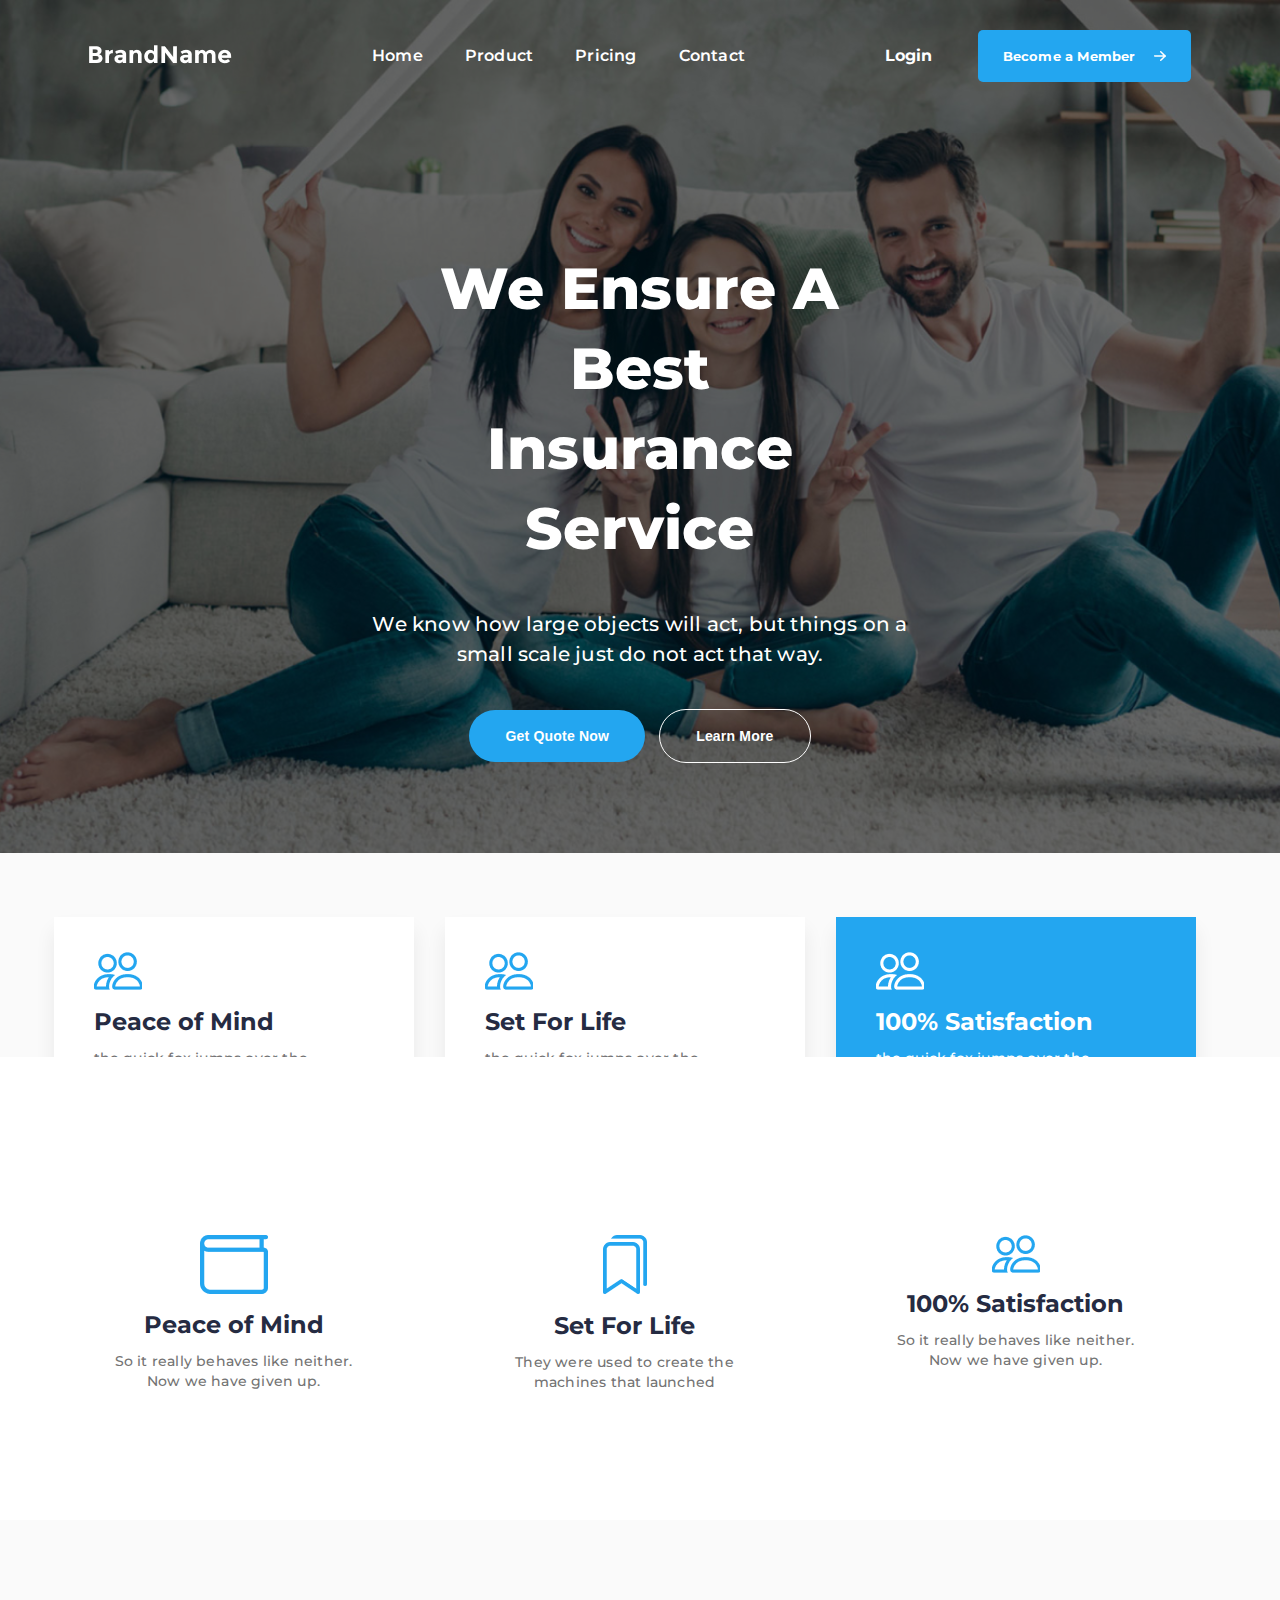
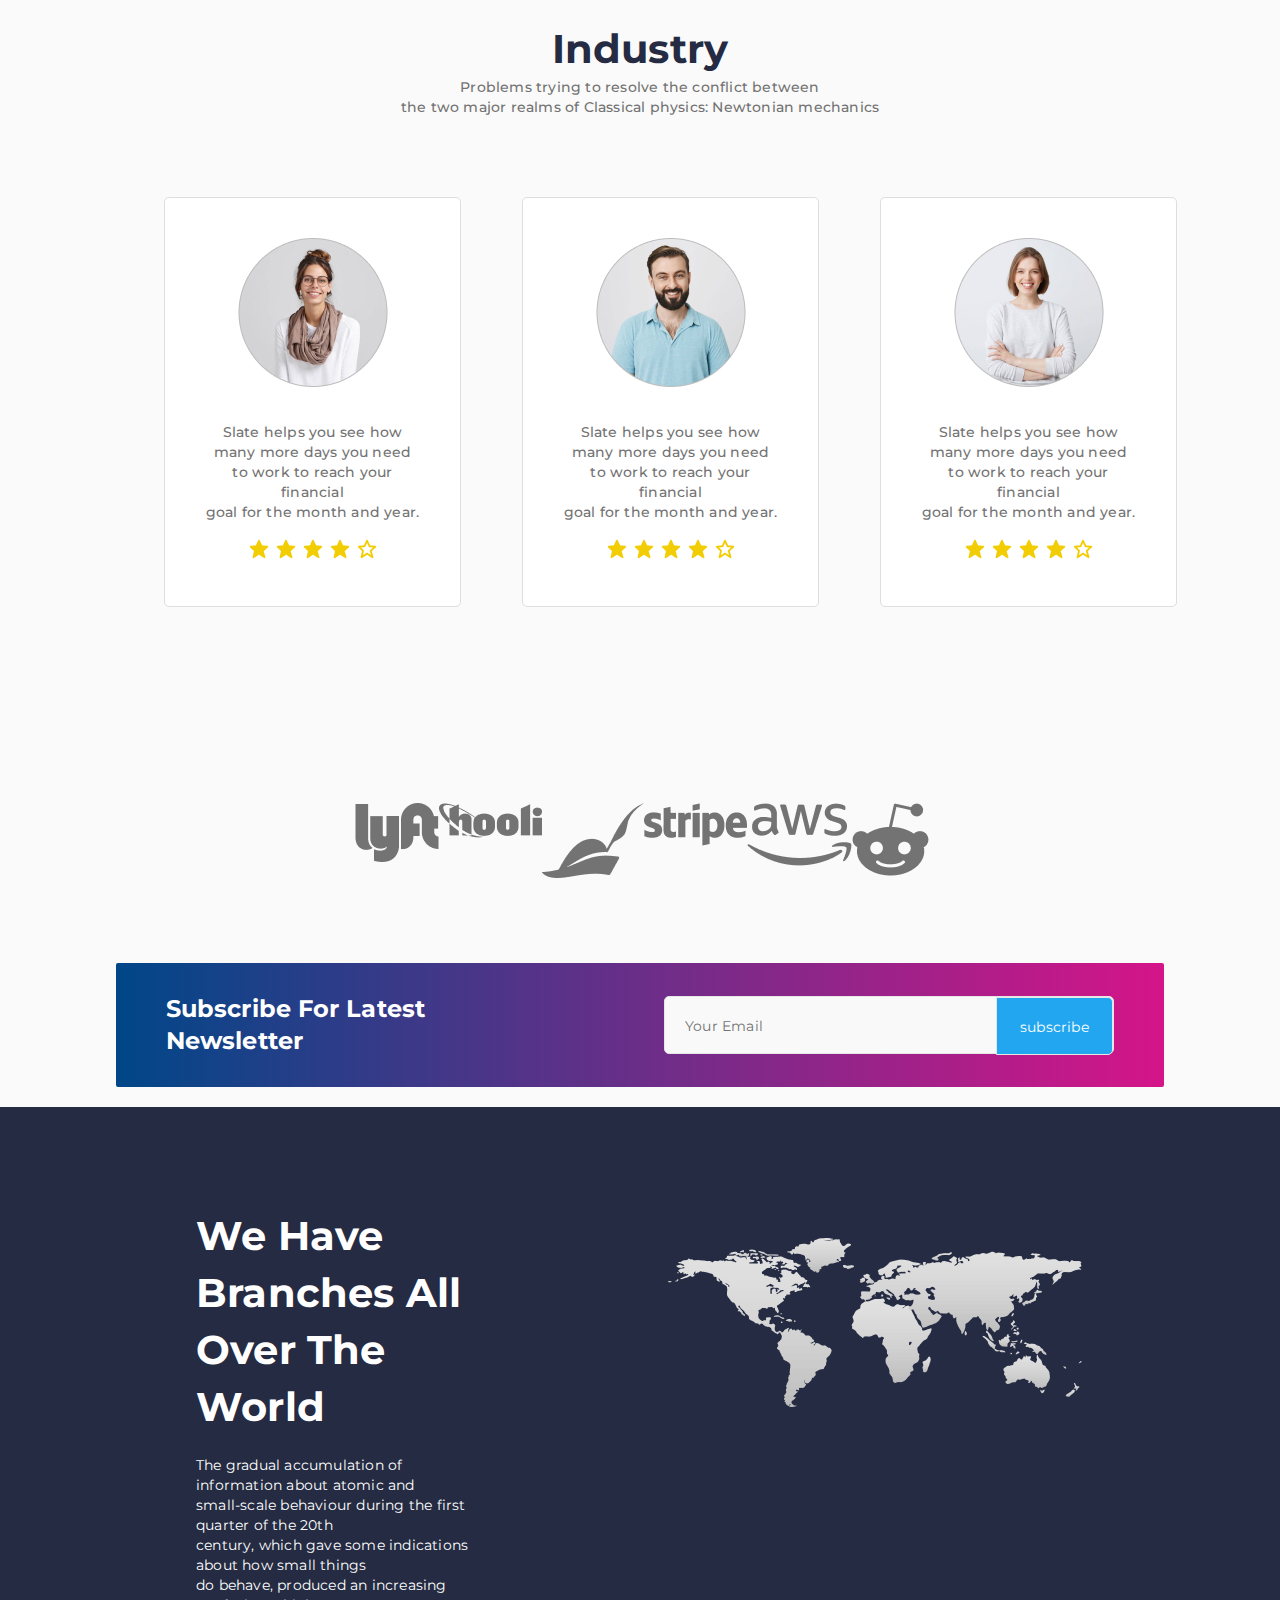
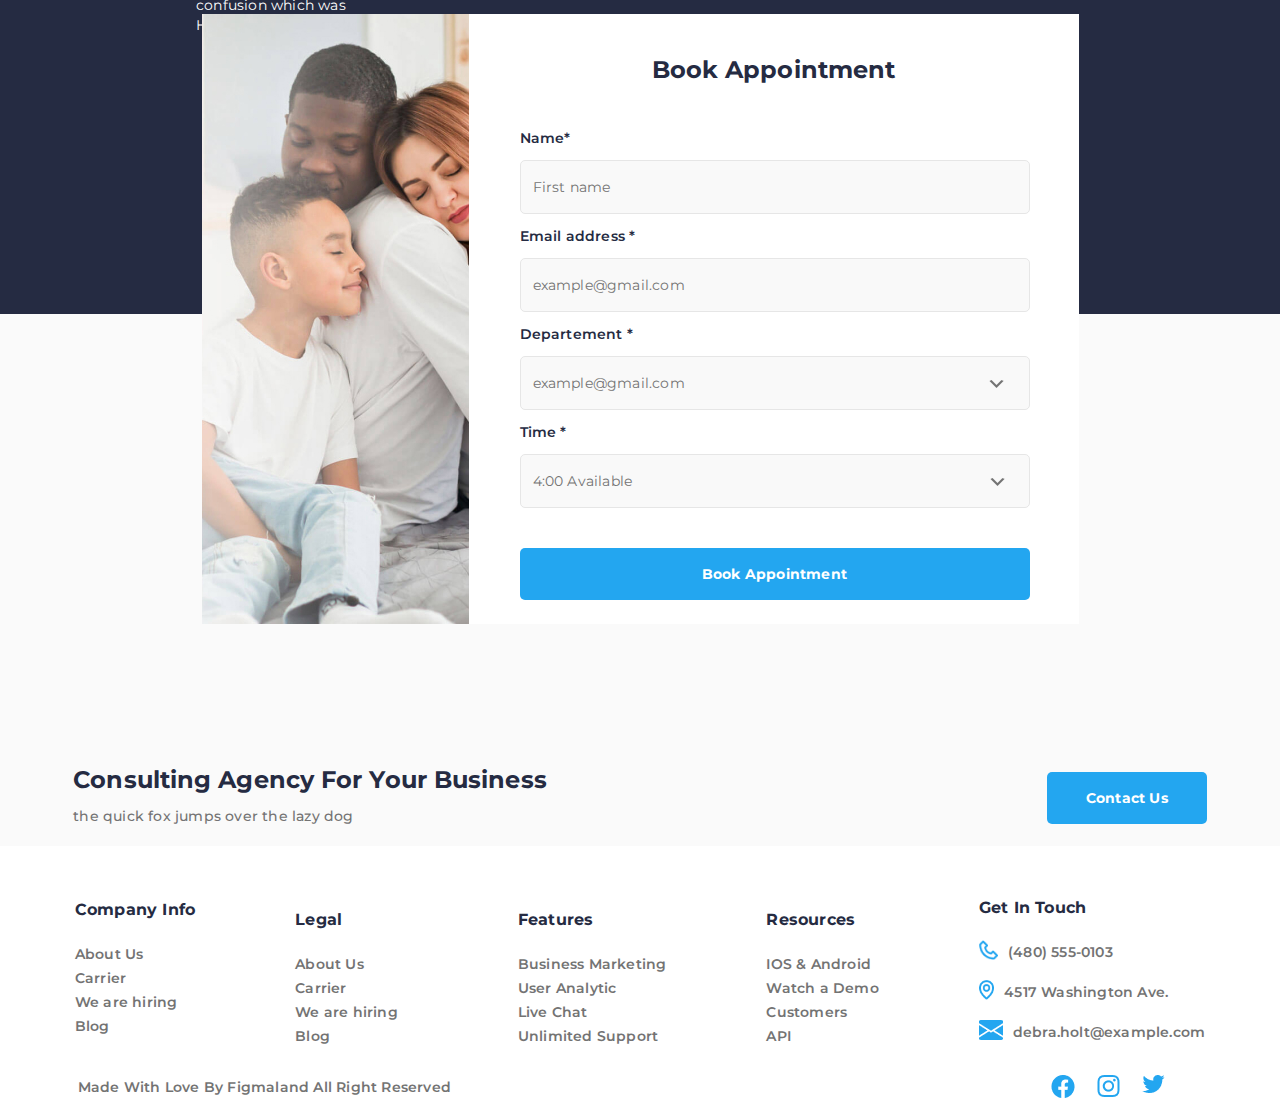
<file: design-final-assignment/index.html>
<!DOCTYPE html>
<html lang="en">
  <head>
    <meta charset="UTF-8" />
    <meta http-equiv="X-UA-Compatible" content="IE=edge" />
    <meta name="viewport" content="width=device-width, initial-scale=1.0" />
    <title>Design Final Assignment</title>
    <!-- font family  -->
    <link rel="preconnect" href="https://fonts.googleapis.com" />
    <link rel="preconnect" href="https://fonts.gstatic.com" crossorigin />
    <link
      href="https://fonts.googleapis.com/css2?family=Montserrat&display=swap"
      rel="stylesheet"
    />
    <!-- css link -->
    <link rel="stylesheet" href="style.css" />
    <link rel="stylesheet" href="responsive.css">

  </head>
  <body>
    <header class="header">
      <nav class="navbar">
        <div class="logo"><img src="images/BrandName.png" alt="logo" /></div>
        <ul class="menu">
          <li class="menu__item">Home</li>
          <li class="menu__item">Product</li>
          <li class="menu__item">Pricing</li>
          <li class="menu__item">Contact</li>
        </ul>
        <div class="entry">
          <div class="login">Login</div>
          <button class="signup">
            <span class="signup__text">Become a Member</span>
            <span class="arrow__right"><img src="images/icon/arrow_right.png" alt=""></span>
          </button>
        </div>
      </nav>

      <div class="mobile-nav">
          <div class="brandname">
            BrandName
          </div>
          <div class="icon">
            <div class="icon-nav nav-search">
              <img src="./images/icon/search.png" alt="">
            </div>
            <div class="icon-nav nav-cart">
              <img src="./images/icon/shopping.png" alt="">
            </div>
            <div class="icon-nav nav-icon">
              <img src="./images/icon/burger-menue.png" alt="">
            </div>
          </div>
      </div>
<!-- first section -->
      <div class="content">
         <h1 class="content__primary">We Ensure A Best <br/>Insurance Service</h1>
         <p class="content__secondary">We know how large objects will act, but things on a <br/>
            small scale just do not act that way.</p>
         <div class="content__buttons">
           <button class="button__quote">Get Quote Now</button>
           <button class="button__learn">Learn More</button>
         </div>
      </div>
      <!-- secong section -->
      <div class="header__foot">
        <div class="card__peace">
          <ul>
            <li><img src="images/icon/user.png" alt=""></li>
            <li><h3 class="h3__class">Peace of Mind</h3></li>
            <li><p class="common__para">the quick fox jumps over the <br/>
              lazy dog</li></p>
          </ul>
        </div>
        <div class="card__peace">
          <ul>
            <li><img src="images/icon/user.png" alt=""></li>
            <li><h3 class="h3__class">Set For Life</h3></li>
            <li><p class="common__para">the quick fox jumps over the <br/>
              lazy dog</li></p>
          </ul>
        </div>
        <div class="card__peace diff__color">
          <ul>
            <li><img src="images/icon/user-white.png" alt=""></li>
            <li><h3 class="h3__class white__color">100% Satisfaction</h3></li>
            <li><p class="common__para white__color">the quick fox jumps over the <br/>
              lazy dog</li></p>
          </ul>
        </div>
      </div>
    </header>
    <main>
      <!-- third section -->
      <section class="peace__content">
        <div class="card__peace__content">
          <ul>
            <li><img src="images/icon/peaceofmind.png" alt=""></li>
            <li><h3 class="h3__class">Peace of Mind </h3></li>
            <li><p class="common__para">So it really behaves like neither. <br>
              Now we have given up. </li></p>
          </ul>
        </div>
        <div class="card__peace__content">
          <ul>
            <li><img src="images/icon/setforlife.png" alt=""></li>
            <li><h3 class="h3__class">Set For Life</h3></li>
            <li><p class="common__para">They were used to create the <br>
              machines that launched </li></p> 
          </ul>
        </div>
        <div class="card__peace__content">
          <ul>
            <li><img src="images/icon/user.png" alt=""></li>
            <li><h3 class="h3__class">100% Satisfaction</h3></li>
            <li><p class="common__para">So it really behaves like neither. <br>
              Now we have given up. </li></p>
          </ul>
        </div>
      </section>
      <!-- fourth section -->
      <section class="industry">
        <div class="industry__main">
          <h2 class="industry__content">Industry</h2>
          <p class="industry__secondary">Problems trying to resolve the conflict between <br>
            the two major realms of Classical physics: Newtonian mechanics </p>
        </div>
        <div class="review__section">
          <div class="review__one">
            <ul>
              <li ><img src="images/user.1.jpg" alt=""></li>
              <li class="review__content">Slate helps you see how <br>
              many more days you need <br>
              to work to reach your financial <br>
              goal for the month and year.</li>
              <li><img src="images/stars.png" alt=""></li>
            </ul>
          </div>
          <div class="review__one">
            <ul>
              <li><img src="images/user.2.jpg" alt=""></li>
              <li class="review__content">Slate helps you see how <br>
              many more days you need <br> 
              to work to reach your financial <br>
              goal for the month and year.</li>
              <li><img src="images/stars.png" alt=""></li>
            </ul>
          </div>
          <div class="review__one">
            <ul>
              <li><img src="images/user.3.jpg" alt=""></li>
              <li class="review__content">Slate helps you see how <br>
              many more days you need <br>
              to work to reach your financial <br>
              goal for the month and year.</li>
              <li><img src="images/stars.png" alt=""></li>
            </ul>
          </div>
        </div>
      </section>
      <!-- fifth section -->
      <section class="client">
        <div class="client__logos">
          <div class="logos__individuals">
           <img src="images/icon/Vector (1).png" alt="">
          </div>
          <div class="logos__individuals">
            <img src="images/icon/Vector.png" alt="">
           </div>
           <div class="logos__individuals">
            <img src="images/icon/Vector (3).png" alt="">
           </div>
           <div class="logos__individuals">
            <img src="images/icon/Vector (4).png" alt="">
           </div>
           <div class="logos__individuals">
            <img src="images/icon/Vector (5).png" alt="">
           </div>
           <div class="logos__individuals">
            <img src="images/icon/Vector (6).png" alt="">
           </div>
        </div>
    
        <div class="subscription">
          <div class="subscription__content">Subscribe For Latest <br>
            Newsletter</div>
            <div class="subscription__email">
              <div class="email">Your Email</div>
              <div class="subscribe"> <p class="p">subscribe</p> </div>
            </div>
        </div>
      </section>
      <!-- sixth section -->
      <section class="branches">
        <div class="branches__section">
          <div class="branches__content">
            <h2 class="brances__content--main">We Have Branches All <br>
              Over The World</h2>
              <div class="branches__content--secondary">The gradual accumulation of information about atomic and <br>
                small-scale behaviour during the first quarter of the 20th  <br>
                century, which gave some indications about how small things  <br>
                do behave, produced an increasing confusion which was  <br>
                Heisenberg, and Born.</div>
          </div>
          <div class="branches__image"><img src="images/world.png" alt=""></div>
        </div>
      </section>
      <!-- seventh section -->
      <section class="appointment">
        <div class="appointment__section">
          <div class="appointment__img"><img src="images/contact-cover.2.jpg" alt=""></div>
          <div class="appointment__form">
            <div class="appointment__form--header">Book Appointment</div>
            <div class="appointment__form--content">
              <form action="/action_page.php">
                <div class="row">
                  <div class="col-25">
                    <label for="fname">Name*</label>
                  </div>
                  <div class="col-75">First name </div>
                </div>
                <div class="row">
                  <div class="col-25">
                    <label for="lname">Email address *</label>
                  </div>
                  <div class="col-75"> example@gmail.com </div>
                </div>
                <div class="row">
                  <div class="col-25">
                    <label for="country">Departement *</label>
                  </div>
                  <div class="col-75"> example@gmail.com
                    <img class="input__img" src="./images/icon/option.png" alt="">
                  </div>
                </div>
                <div class="row">
                  <div class="col-25">
                    <label for="country">Time *</label>
                  </div>
                  <div class="col-75"> 4:00 Available
                    <img class="input__img1" src="./images/icon/option.png" alt="">
                  </div>
                </div>
                <div class="btn__submit">
                  <div class="btn__submit--content">Book Appointment</div>
                </div>
              </form>
            </div>
            </div>
          </div>
        </div>
      </section>
      <!-- eigth section -->
      <section class="cnt">
        <div class="cnt-content">
          <div class="cnt__heading">Consulting Agency For Your Business</div>
          <dviv class="cnt__secondary">the quick fox jumps over the lazy dog</dviv>
        </div>
        <div class="cnt-btn">
         <div class="cnt-btn__cont">
          <div class="cnt-btn-content">Contact Us</div>
         </div>
          
        </div>
      </section>
      <!-- footer section -->
       <footer>
        <div class="footer-content">
          <div class="company">
            <ul>
              <li class="heading">Company Info</li>
              <li>About Us</li>
              <li>Carrier</li>
              <li>We are hiring</li>
              <li>Blog</li>   
            </ul> 
           </div>
           <div class="legal ">
            <ul>
              <li class="heading">Legal</li>
              <li>About Us</li>
              <li>Carrier</li>
              <li>We are hiring</li>
              <li>Blog</li>   
            </ul> 
           </div>
           <div class="features ">
            <ul>
              <li class="heading">Features</li>
              <li>Business Marketing</li>
              <li>User Analytic</li>
              <li>Live Chat</li>
              <li>Unlimited Support</li>   
            </ul> 
           </div>
           <div class="resources ">
            <ul>
              <li class="heading">Resources</li>
              <li>IOS & Android</li>
              <li>Watch a Demo</li>
              <li>Customers</li>
              <li>API</li>   
            </ul> 
           </div>
           <div class="touch ">
            <ul>
              
              <li class="heading">Get In Touch</li> 
            
                <div class="call">
                  <img class="imgg" src="./images/icon/call.png" alt="">
                  <p class="cnt__content">(480) 555-0103</p>
                </div>
            
           
                <div class="call">
                  <img class="imgg" src="./images/icon/location.png" alt="">
                  <p class="cnt__content">4517 Washington Ave.</p>
                </div>
            
            
                <div class="call">
                  <img class="imgg" src="./images/icon/mail.png" alt="">
                  <p class="cnt__content">debra.holt@example.com</p>
                </div>
      
              
              
            </ul> 
           </div>
        </div>
          <!-- last part -->
       <div class="last">
        <div class="last__content">Made With Love By Figmaland All Right Reserved </div>
        <div class="last__icons">
        
            <div class="space"><img src="./images/icon/facebook.png" alt=""></div>
            <div class="space"><img src="./images/icon/instagram.png" alt=""></div>
            <div class="space"><img src="./images/icon/twitter.png" alt=""></div>
            <div class="space hidden"><img src="./images/icon/youtube.png" alt=""></div>
 
        </div>
      </div>
       </footer>
     

    </main>
  </body>
</html>
</file>
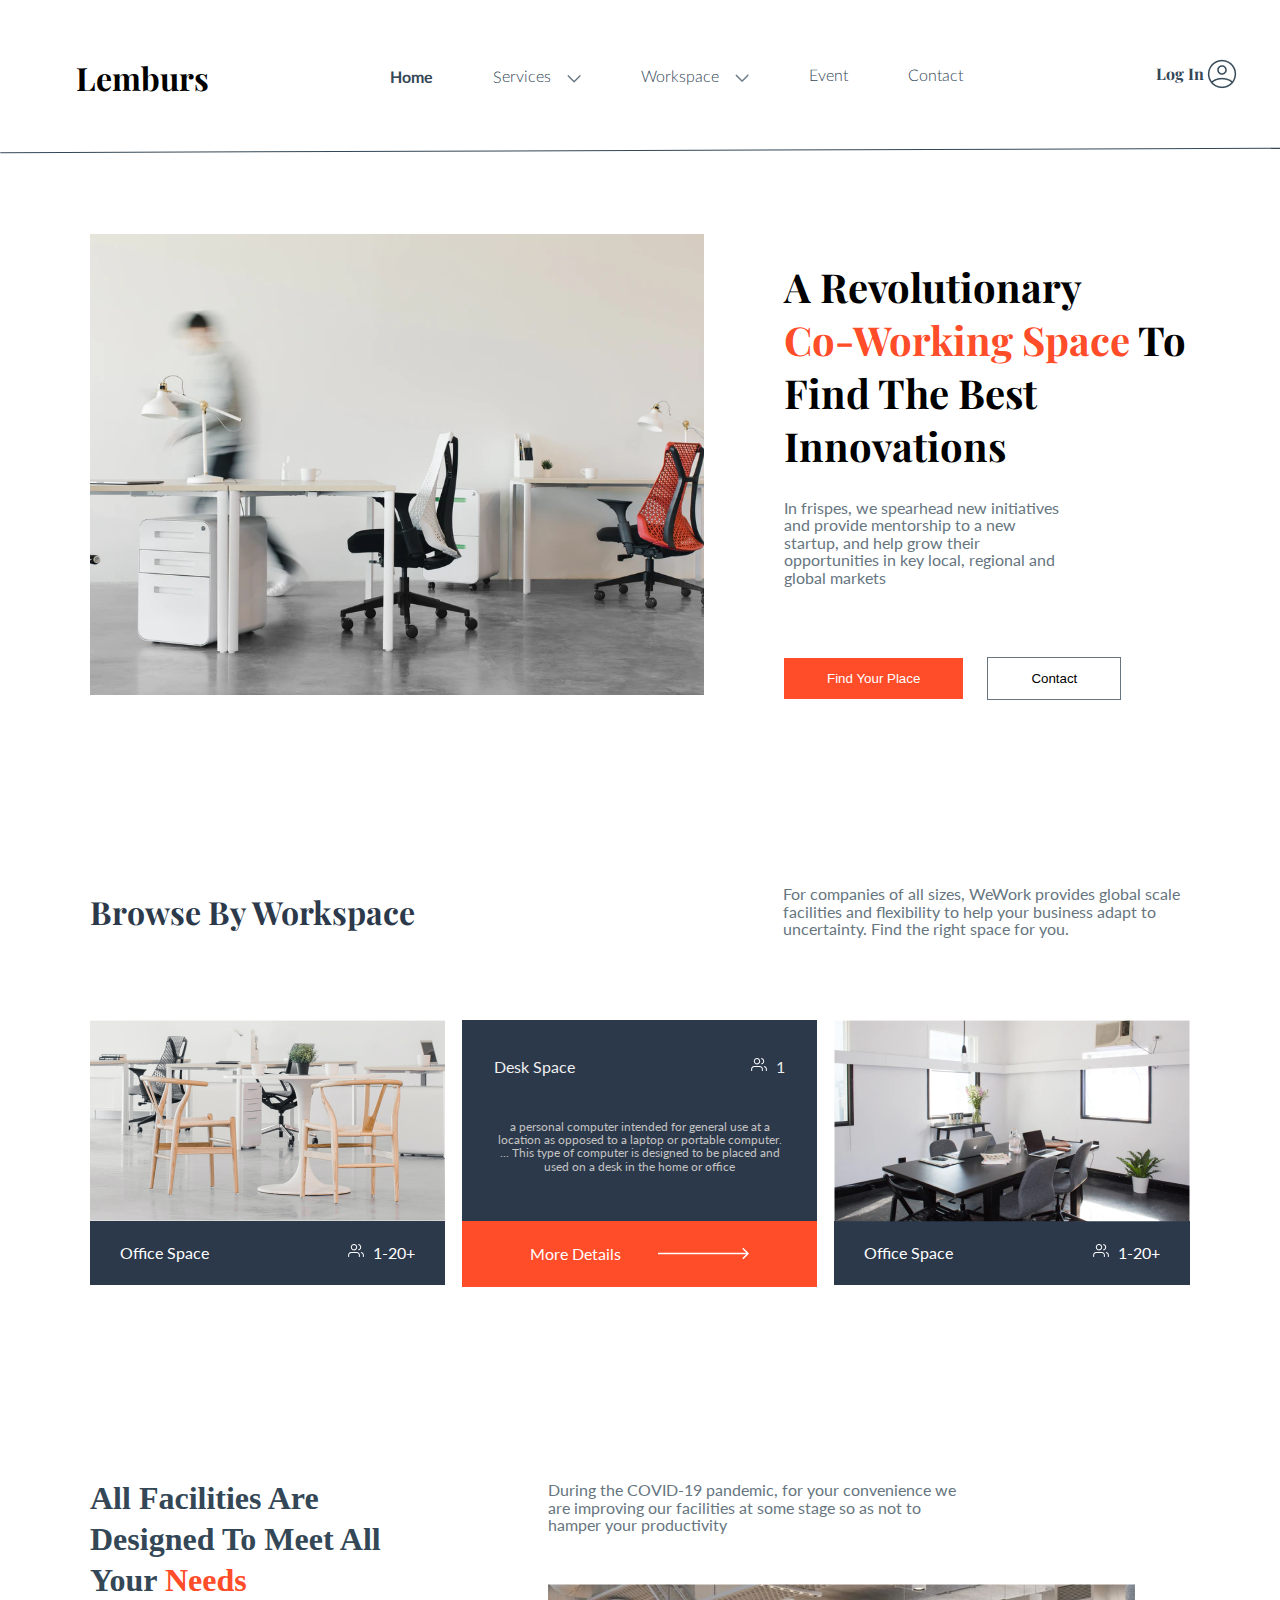
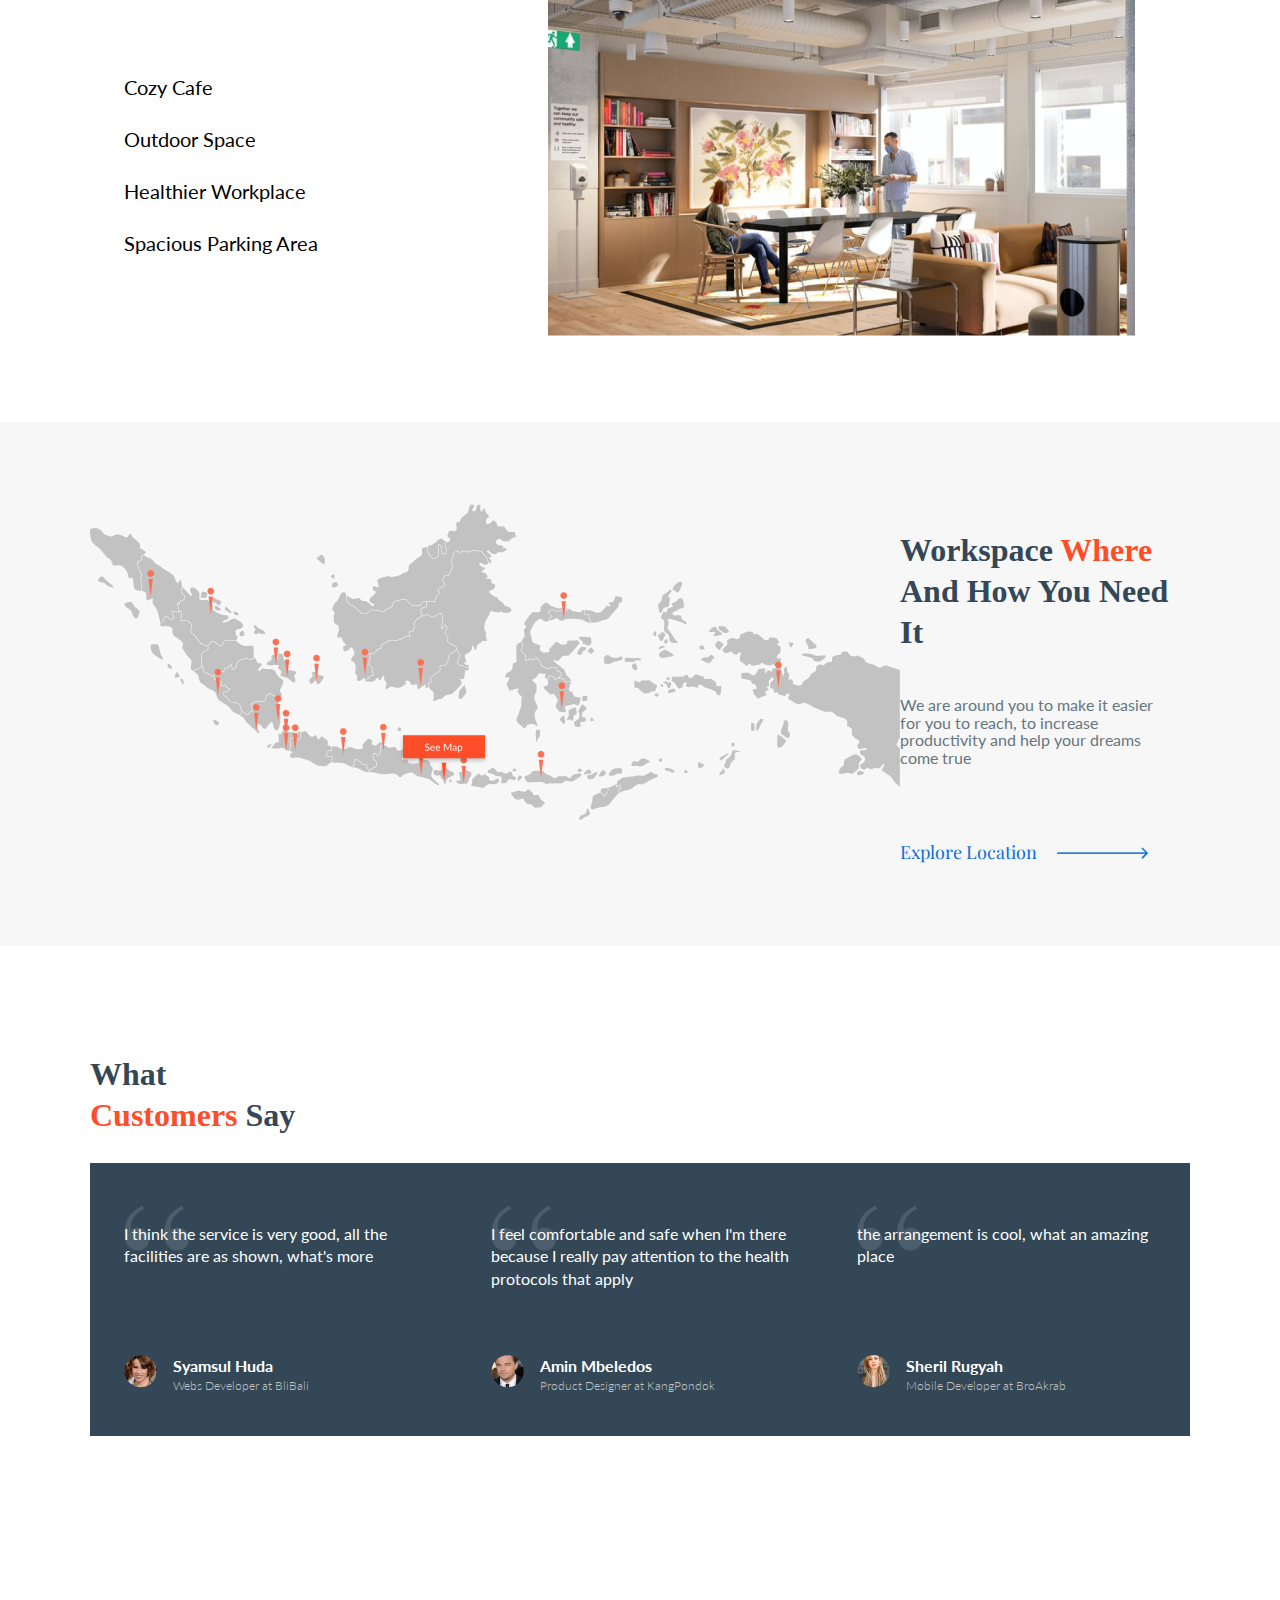
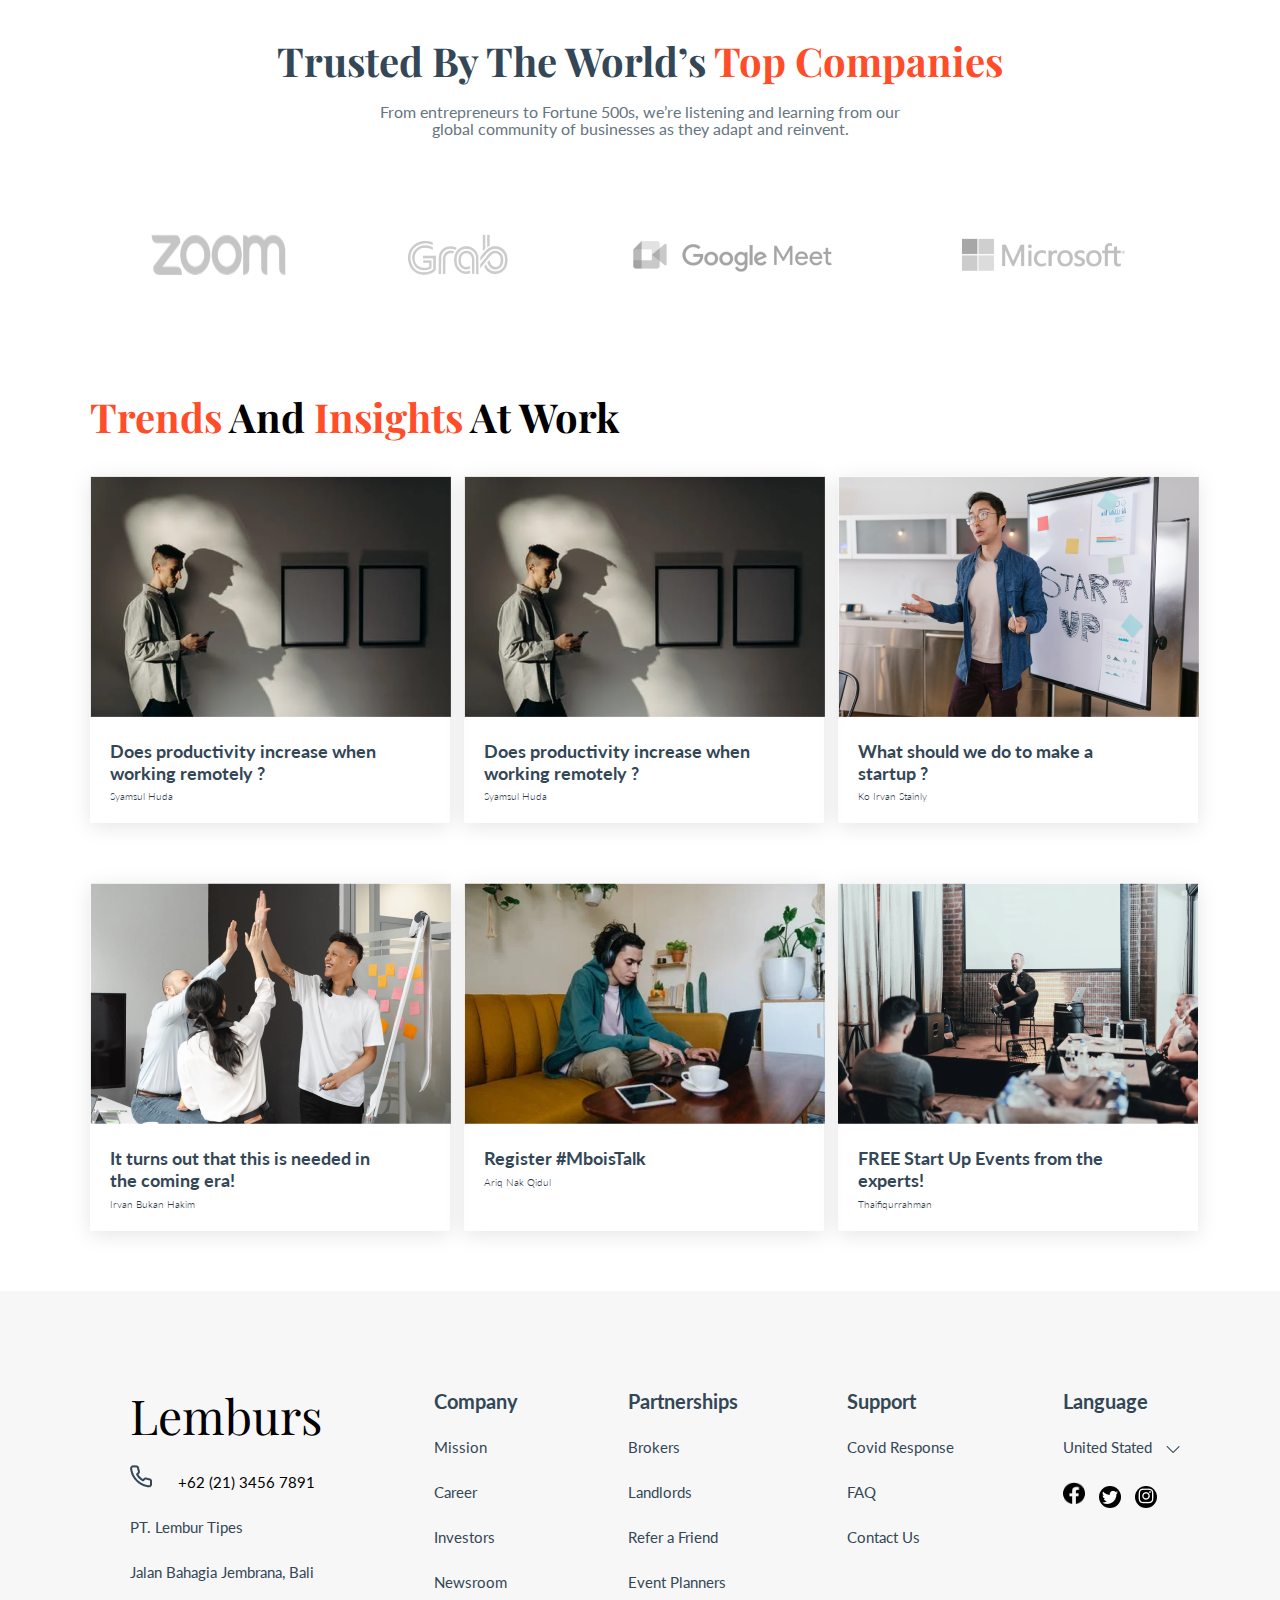
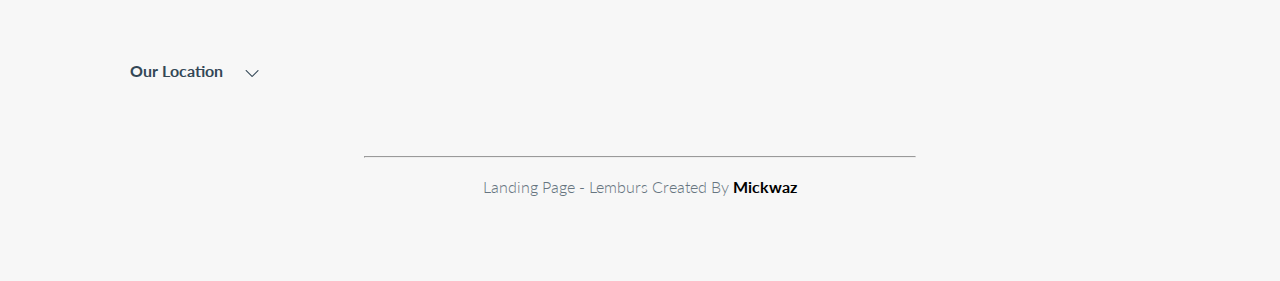
<file: landing-page/index.html>
<!DOCTYPE html>
<html lang="en">
	<head>
		<meta charset="UTF-8" />
		<meta http-equiv="X-UA-Compatible" content="IE=edge" />
		<meta name="viewport" content="width=device-width, initial-scale=1.0" />
		<title>Home Page</title>
		<!-- css  -->
		<link rel="stylesheet" href="header.css" />
		<link rel="stylesheet" href="responsive.css" />

		<!-- font  -->
		<link href="https://fonts.googleapis.com/css2?family=Lato&family=Playfair+Display&display=swap" rel="stylesheet">
	</head>
	<body>
		<header class="header">
			<div class="hamburger">
				<img src="img/icon/Group.png" alt="hamburger">
			</div>
			<div class="logo">Lemburs</div>
			<nav class="menu">
				<a href="#" class="menu__item menu__item--bold">Home</a>
				<a href="#" class="menu__item"
					>Services
					<span class="menu__img">
						<img src="img/icon/Vector.png" alt="dropdown icon" />
					</span>
				</a>
				<a href="#" class="menu__item"
					>Workspace
					<span class="menu__img">
						<img src="img/icon/Vector.png" alt="dropdown icon" />
					</span>
				</a>
				<a href="#" class="menu__item"
					>Event
				</a>
				<a href="#" class="menu__item"
					>Contact
					<span class="menu__img">
				</a>
			</nav>
			<div class="button">
				<a href="#" class="button__login">
					<span class="button__login--bold">Log In</span>
					<span class="button__img"><img src="img/icon/user.png" alt="logo icon" /></span>
				</a>
			</div>
		</header>
		<main>
			<section class="hero">
				<div class="hero__left">
					<div class="hero__img">
						<img src="img/image 9.svg" alt="hero img">
					</div>
				</div>
				<div class="hero__right">
					<div class="information">
						<h1 class="information__primary">
							A revolutionary <br/>
							<span class="color--secondary">co-working space</span>
							 to <br/> find the best innovations
						</h1>
						<p class="information__secondary">
							In frispes, we spearhead new initiatives and provide mentorship to a new startup, and help grow their opportunities in key local, regional and global markets
						</p>
						<div class="information__buttons">
							<button class="btn__find">
								Find Your Place
							</button>
							<button class="btn__contact">
								Contact
							</button>
						</div>
					</div>
				</div>
			</section>
			<section class="browse">
				<div class="browse__head">
					<h2 class="browse__title">
						Browse by Workspace
					</h2>
					<p class="browse__text">
						For companies of all sizes, WeWork provides global scale facilities and flexibility to help your business adapt to uncertainty. Find the right space for you.
					</p>
				</div>
				<div class="browse__card">
					<div class="card">
						<div class="card__top">
							<img src="img/Rectangle 40.png" alt="browse card image">
						</div>
						<div class="card__bottom">
							<div class="card__text">
								Office Space
							</div>
							<div class="card__account">
								<span class="card__icon">
									<img src="img/icon/users 1.png" alt="card icon">
								</span>
								<span class="card__number">
									1-20+
								</span>
							</div>
						</div>
					</div>
					<div class="card card__middle">
						<div class="card__middle__top card__top">
							<div class="card__desc">
								<div class="card__desc__text">Desk Space</div>
								<div>
									<span class="card__icon">
										<img src="img/icon/users 1.png" alt="card icon">
									</span>
									<span class="card__number">
										1
									</span>
								</div>
							</div>
							<p class="card__content">
								a personal computer intended for general use at a location as opposed to a laptop or portable computer. ... This type of computer is designed to be placed and used on a desk in the home or office
							</p>
						</div>
						<div class="card__middle__bottom card__bottom">
							<span>More  Details</span>
							<span class="card__bottom__icon">
								<img src="img/icon/Vector 14.png" alt="">
							</span>
						</div>
					</div>
					<div class="card">
						<div class="card__top">
							<img src="img/Rectangle 44.png" alt="browse card image">
						</div>
						<div class="card__bottom">
							<div class="card__text">
								Office Space
							</div>
							<div class="card__account">
								<span class="card__icon">
									<img src="img/icon/users 1.png" alt="card icon">
								</span>
								<span class="card__number">
									1-20+
								</span>
							</div>
						</div>
					</div>
				</div>
			</section>
			<section class="facilities">
				<div class="facilities__left">
					<h2 class="facilities__head">
						All facilities are designed
						to meet all your <span class="color--secondary">Needs</span>		
					</h2>
					<ul class="facilities__list">
						<li>Cozy Cafe</li>
						<li>Outdoor Space</li>
						<li>Healthier Workplace</li>
						<li>Spacious Parking Area</li>
					</ul>
				</div>
				<div class="facilities__right">
					<p class="facilities__paragraph">
						During the COVID-19 pandemic, for your convenience we are improving our facilities at some stage so as not to hamper your productivity
					</p>
					<div class="facilities__img">
						<img src="img/Rectangle 47.png" alt="facilities img">
					</div>
				</div>
			</section>
			<section class="map">
				<div class="map__left">
					<div class="map__img">
						<img src="img/map 1.png" alt="map">
					</div>
				</div>
				<div class="map__right">
					<h2 class="map__head">
						Workspace <span class="color--secondary">where</span> and how you need it
					</h2>
					<p class="map__body">
						We are around you to make it easier for you to reach, to increase productivity and help your dreams come true
					</p>
					<div class="map__bottom">
						<a href="#" class="map__link">
							<span class="map__text">Explore Location</span>
							<span class="map__icon"><img src="img/icon/right_arrow.png" alt="right arrow"></span>
						</a>	
					</div>
				</div>
			</section>
			<section class="customer">
				<h2 class="customer__title">
					What <br/>
					<span class="color--secondary">Customers</span>
 					Say
				</h2>
				<div class="customer__box">
					<div class="customer__card">
						<div class="customer__say">
								I think the service is very good, all the facilities are as shown, what's more
						</div>
						<div class="customer__detail">
							<div class="customer__img">
								<img src="img/Ellipse 3.png" alt="customer image">
							</div>
							<div class="customer__info">
								<div class="name">
									Syamsul Huda
								</div>
								<div class="designation">
									Webs Developer at BliBali
								</div>
							</div>
						</div>
					</div>
					<div class="customer__card">
						<div class="customer__say">
								I feel comfortable and safe when I'm there because I really pay attention to the health protocols that apply
						</div>
						<div class="customer__detail">
							<div class="customer__img">
								<img src="img/Ellipse 2.png" alt="customer image">
							</div>
							<div class="customer__info">
								<div class="name">
									Amin Mbeledos
								</div>
								<div class="designation">
									Product Designer at KangPondok
								</div>
							</div>
						</div>
					</div>
					<div class="customer__card">
						<div class="customer__say">
								the arrangement is cool, what an amazing place
						</div>
						<div class="customer__detail">
							<div class="customer__img">
								<img src="img/Ellipse 1.png" alt="customer image">
							</div>
							<div class="customer__info">
								<div class="name">
									Sheril Rugyah
								</div>
								<div class="designation">
									Mobile Developer at BroAkrab
								</div>
							</div>
						</div>
					</div>
				</div>
				<div class="mobile__swipe">
					swipe 
					<span class="swipe-right">
						<img src="img/icon/right_arrow.png" alt="">
					</span>
				</div>
			</section>
			<section class="trust">
				<div class="trust__head">
					<h2 class="trust__primary">
						Trusted by the world’s
						<span class="color--secondary">top companies</span>
					</h2>
					<p class="trust__secondary">
						From entrepreneurs to Fortune 500s, we’re listening and learning from our global community of businesses as they adapt and reinvent.
					</p>
				</div>
				<div class="trust__logos">
					<img src="img/logo/pngfind 2.png" alt="zoom logo">
					<img src="img/logo/pngegg 1.png" alt="grab logo">
					<img src="img/logo/image 12.png" alt="meet logo">
					<img src="img/logo/microsoft-logo-png-2396 1.png" alt="microsoft logo">
				</div>
			</section>
			<section class="work">
				<h2 class="work__text">
					<span class="color--secondary">Trends</span> and 
					<span class="color--secondary">insights</span> at work
				</h2>
				<div class="work__box">
					<div class="work__card">
						<div class="card__img">
							<img src="img/Rectangle 36.png" alt="work image">
						</div>
						<div class="work__title">
							Does productivity increase when working remotely ? 
						</div>
						<div class="work__author">
							Syamsul Huda
						</div>
					</div>
					<div class="work__card">
						<div class="card__img">
							<img src="img/Rectangle 36.png" alt="work image">
						</div>
						<div class="work__title">
							Does productivity increase when working remotely ? 
						</div>
						<div class="work__author">
							Syamsul Huda
						</div>
					</div>
					<div class="work__card">
						<div class="card__img">
							<img src="img/Rectangle 36 (1).png" alt="work image">
						</div>
						<div class="work__title">
							What should we do to make a startup ? 
						</div>
						<div class="work__author">
							Ko Irvan Stainly
						</div>
					</div>
					<div class="work__card">
						<div class="card__img">
							<img src="img/Rectangle 36 (2).png" alt="work image">
						</div>
						<div class="work__title">
							It turns out that this is needed in the coming era! 
						</div>
						<div class="work__author">
							Irvan Bukan Hakim
						</div>
					</div>
					<div class="work__card">
						<div class="card__img">
							<img src="img/Rectangle 36 (3).png" alt="work image">
						</div>
						<div class="work__title">
							Register #MboisTalk 
						</div>
						<div class="work__author">
							Ariq Nak Qidul
						</div>
					</div>
					<div class="work__card">
						<div class="card__img">
							<img src="img/Rectangle 36 (4).png" alt="work image">
						</div>
						<div class="work__title">
							FREE Start Up Events from the experts!
						</div>
						<div class="work__author">
							Thaifiqurrahman
						</div>
					</div>
				</div>
			</section>
		</main>
		<footer class="footer">
			<div class="footer__col">
				<ul class="footer__list">
					<li class="footer__logo"> 
						Lemburs
					</li>
					<li class="footer__item"> 
						<span class="phone__icon">
							<img src="img/icon/phone.png" alt="phone icon">
						</span>
						<span class="phone__number">
							+62 (21) 3456 7891
						</span>
					</li>
					<li class="footer__item"> 
						PT. Lembur Tipes
					</li>
					<li class="footer__item">
						Jalan Bahagia Jembrana, Bali 
					</li>
					<li class="footer__location">
						Our Location 
						<span>
							<img src="img/icon/Vector.png" alt="down arrow">
						</span>
					</li>
				</ul>
				<ul class="footer__list mobile--hide">
					<li class="footer__head"> 
						Company
					</li>
					<li class="footer__item"> 
						Mission
					</li>
					<li class="footer__item"> 
						Career
					</li>
					<li class="footer__item">
						Investors
					</li>
					<li class="footer__item">
						Newsroom
					</li>
				</ul>
				<ul class="footer__list mobile--hide">
					<li class="footer__head"> 
						Partnerships
					</li>
					<li class="footer__item"> 
						Brokers
					</li>
					<li class="footer__item"> 
						Landlords
					</li>
					<li class="footer__item">
						Refer a Friend
					</li>
					<li class="footer__item">
						Event Planners
					</li>
				</ul>
				<ul class="footer__list mobile--hide">
					<li class="footer__head"> 
						Support
					</li>
					<li class="footer__item"> 
						Covid Response
					</li>
					<li class="footer__item"> 
						FAQ
					</li>
					<li class="footer__item">
						Contact Us
					</li>
				</ul>
				<ul class="footer__list">
					<li class="footer__head"> 
						Language
					</li>
					<li class="footer__item"> 
						<span>United Stated</span>
						<span class="down__icon">
							<img src="img/icon/Vector.png" alt="down arrow">
						</span>
					</li>
					<li class="footer__item">
						<span class="fb__icon">
							<img src="img/icon/fb.png" alt="facebook icon">
						</span>
						<span class="twitter__icon">
							<img src="img/icon/twitter.png" alt="twitter__icon">
						</span>
						<span class="insta__icon">
							<img src="img/icon/insta.png" alt="insta__icon">
						</span>
					</li>
				</ul>
			</div>
			<div class="footer__creator">
				<hr class="hr">
				<div class="creator">
					Landing Page - Lemburs Created By 
					<span class="bold">Mickwaz</span>
				</div>
			</div>
		</footer>
	</body>
</html>
</file>
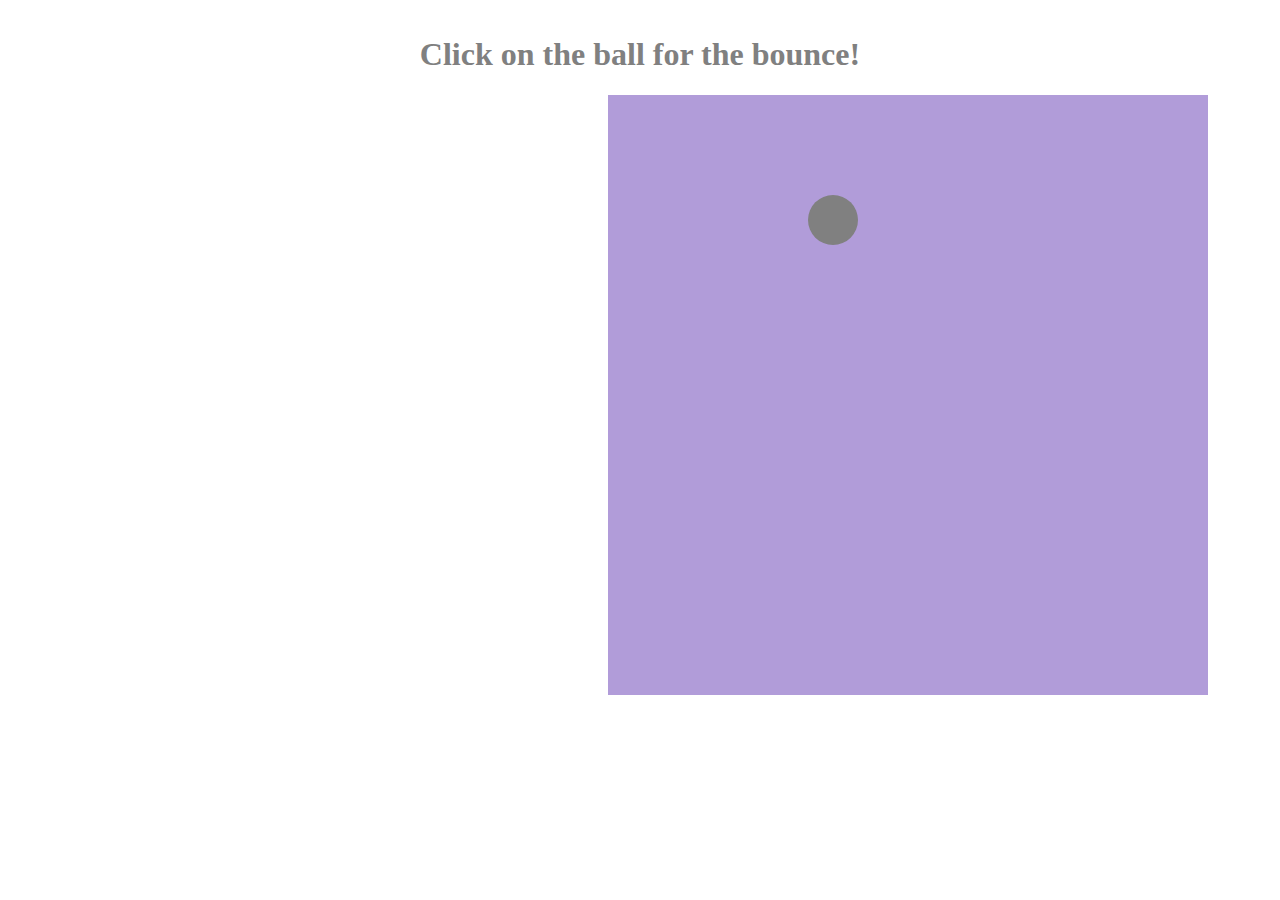
<file: JS assignments/ball-assignment/index.html>
<!DOCTYPE html>
<html lang="en">
  <head>
    <meta charset="UTF-8" />
    <meta http-equiv="X-UA-Compatible" content="IE=edge" />
    <meta name="viewport" content="width=device-width, initial-scale=1.0" />
    <title>Bouncing-Ball</title>
  </head>
  <body></body>
  <script src="script.js"></script>
</html>
</file>
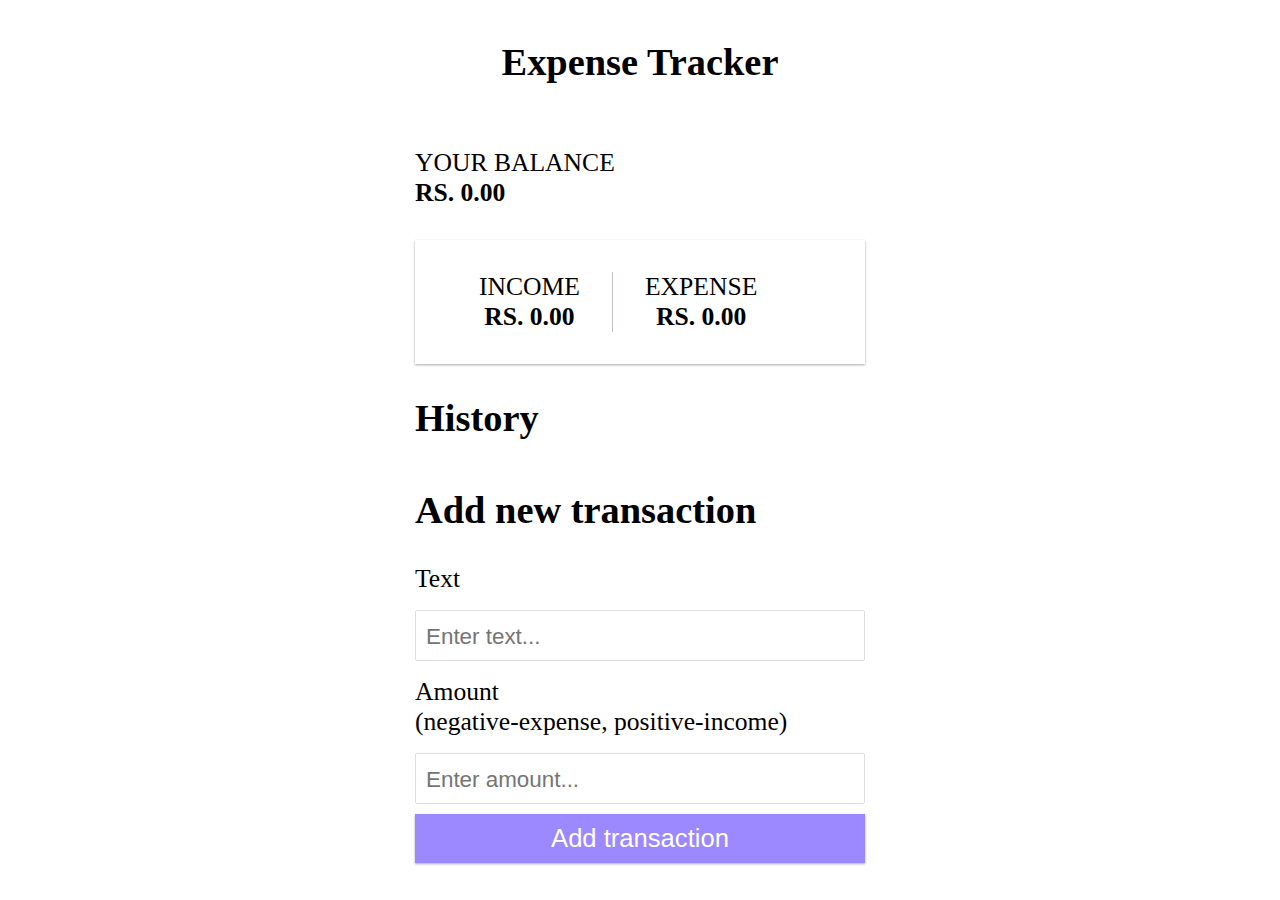
<file: JS assignments/expense-tracker/index.html>
<!DOCTYPE html>
<html lang="en">
    <head>
        <meta charset="UTF-8" />
        <meta http-equiv="X-UA-Compatible" content="IE=edge" />
        <meta name="viewport" content="width=device-width, initial-scale=1.0" />
        <title>Expense Tracker</title>
        <link rel="stylesheet" href="style.css" />
    </head>
    <body>
        <main class="container">
            <h1 class="title">Expense Tracker</h1>
            <div class="balance">
                <div class="balance-amount">
                    <div class="balance__text">Your Balance</div>
                    <div class="total_balance">Rs. 0.00</div>
                </div>
                <div class="balance-card">
                    <div class="card">
                        <div class="balance__income">
                            <div class="balance__text">Income</div>
                            <div class="positive_balance">Rs. 0.00</div>
                        </div>
                        <div class="balance__expense">
                            <div class="balance__text">Expense</div>
                            <div class="negative_balance">Rs. 0.00</div>
                        </div>
                    </div>
                </div>
            </div>
            <div class="history main-text">
                <h2 class="text">History</h2>
                <ul class="items">
                    <!-- <li class="item">
                        <button class="delete-btn" onclick="removeItem(id)">
                            X
                        </button>
                        <div class="history__item">
                            <span>Salary</span>
                            <span>+60000</span>
                        </div>
                    </li>
                    <li class="item">
                        <button class="delete-btn" onclick="removeItem(id)">
                            X
                        </button>
                        <div class="history__item">
                            <span>Salary</span>
                            <span>+60000</span>
                        </div>
                    </li> -->
                </ul>
            </div>
            <div class="transaction main-text">
                <h2 class="text">Add new transaction</h2>
                <form id="form">
                    <label for="text">Text</label>
                    <input
                        type="text"
                        id="input_text"
                        placeholder="Enter text..."
                    />

                    <label for="amount"
                        >Amount <br />
                        (negative-expense, positive-income)</label
                    >
                    <input
                        type="amount"
                        id="input_amount"
                        placeholder="Enter amount..."
                    />
                    <button class="btn">Add transaction</button>
                </form>
            </div>
        </main>
        <script src="script.js"></script>
    </body>
</html>
</file>
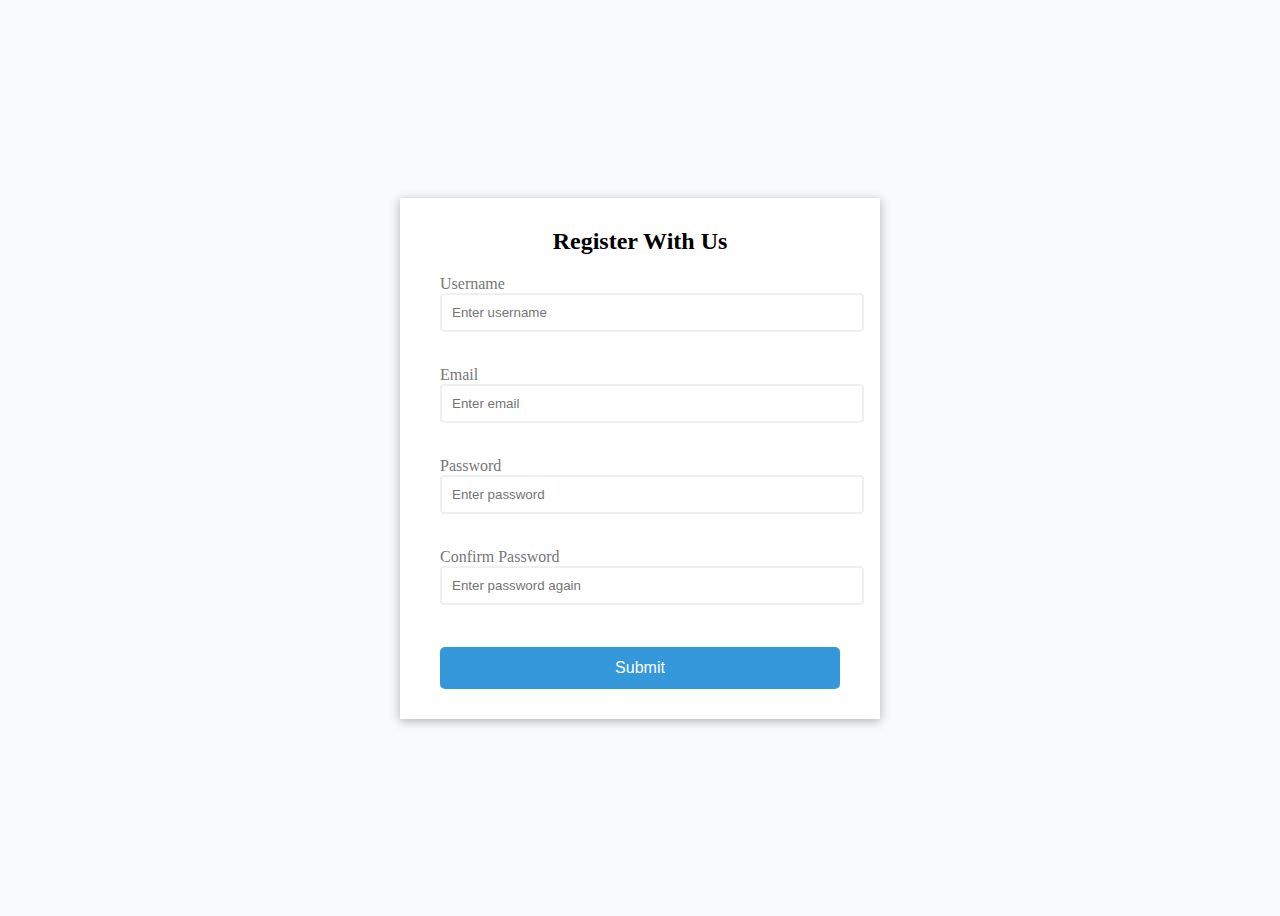
<file: JS assignments/form-validation/index.html>
<!DOCTYPE html>
<html lang="en">
  <head>
    <meta charset="UTF-8" />
    <meta name="viewport" content="width=device-width, initial-scale=1.0" />
    <meta http-equiv="X-UA-Compatible" content="ie=edge" />
    <title>Form Validation</title>
    <link rel="stylesheet" href="style.css" />
  </head>
  <body>
    <div class="form_box">
      <form id="form">
        <h2 class="title">Register With Us</h2>
        <div class="form-control">
          <label class="label" for="username">Username</label>
          <input type="text" id="username" placeholder="Enter username" />
          <small> </small>
        </div>
        <div class="form-control">
          <label class="label" for="email">Email</label>
          <input type="text" id="email" placeholder="Enter email" />
          <small> </small>
        </div>
        <div class="form-control">
          <label class="label" for="password">Password</label>
          <input type="password" id="password" placeholder="Enter password" />
          <small> </small>
        </div>
        <div class="form-control">
          <label class="label" for="password2">Confirm Password</label>
          <input
            type="password"
            id="password2"
            placeholder="Enter password again"
          />
          <small> </small>
        </div>
        <button class="button" type="submit">Submit</button>
      </form>
    </div>

    <script src="script.js"></script>
  </body>
</html>
</file>
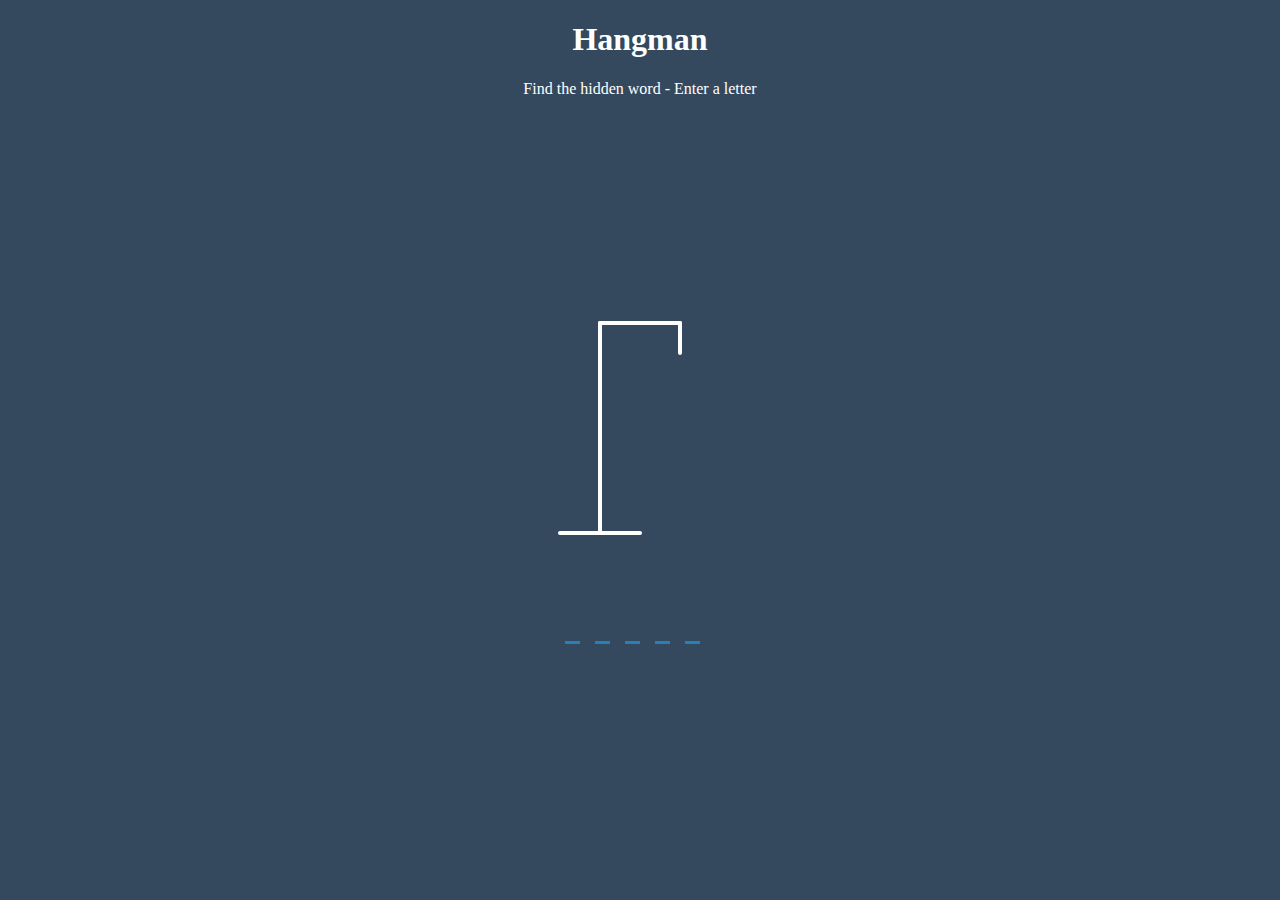
<file: JS assignments/hangman-project/index.html>
<!DOCTYPE html>
<html lang="en">
    <head>
        <meta charset="UTF-8" />
        <meta http-equiv="X-UA-Compatible" content="IE=edge" />
        <meta name="viewport" content="width=device-width, initial-scale=1.0" />
        <link rel="shortcut icon" href="#" type="image/x-icon" />
        <title>Hangman Game</title>
    </head>
    <body>
        <header class="header">
            <h1 class="header__main">Hangman</h1>
            <p class="header__secondary">
                Find the hidden word - Enter a letter
            </p>
        </header>
        <main>
            <div class="hangman-container">
                <div class="hangman">
                    <svg height="250" width="200" class="figure-container">
                        <!-- Rod -->
                        <line x1="60" y1="20" x2="140" y2="20" />
                        <line x1="140" y1="20" x2="140" y2="50" />
                        <line x1="60" y1="20" x2="60" y2="230" />
                        <line x1="20" y1="230" x2="100" y2="230" />

                        <!-- Head -->
                        <circle cx="140" cy="70" r="20" class="hangman_body" />
                        <!-- Body -->
                        <line
                            x1="140"
                            y1="90"
                            x2="140"
                            y2="150"
                            class="hangman_body"
                        />
                        <!-- Arms -->
                        <line
                            x1="140"
                            y1="120"
                            x2="120"
                            y2="100"
                            class="hangman_body"
                        />
                        <line
                            x1="140"
                            y1="120"
                            x2="160"
                            y2="100"
                            class="hangman_body"
                        />
                        <!-- Legs -->
                        <line
                            x1="140"
                            y1="150"
                            x2="120"
                            y2="180"
                            class="hangman_body"
                        />
                        <line
                            x1="140"
                            y1="150"
                            x2="160"
                            y2="180"
                            class="hangman_body"
                        />
                    </svg>
                </div>
                <div class="wrong-letter-box">
                    <div class="wrong_letters_el"></div>
                </div>
                <div class="word" >
            
                     <!-- <span class="letter">a</span>  -->
                </div>
            </div>

            <!-- final message box -->
            <div class="popup-box">
                <div class="popup">
                    <h2 class="message">You won the game</h2>
                    <button class="play-btn">Play Again</button>
                </div>
            </div>

            <!-- notification -->
            <div class="notification-box">
                <p>You have already enter this letter</p>
            </div>
        </main>
        <script src="script.js"></script>
    </body>
</html>
</file>
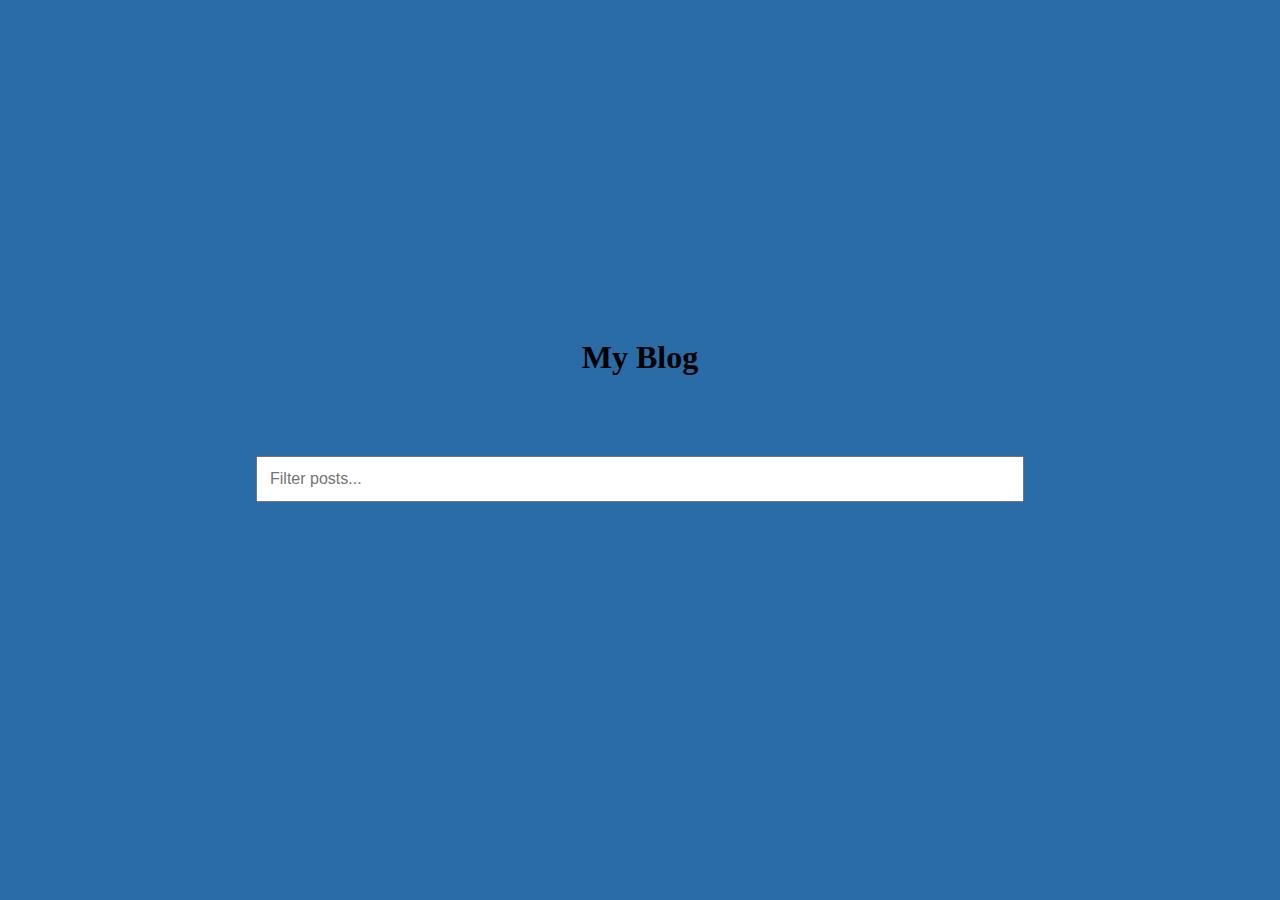
<file: JS assignments/infinity-loop/index.html>
<!DOCTYPE html>
<html lang="en">
<head>
    <meta charset="UTF-8">
    <meta http-equiv="X-UA-Compatible" content="IE=edge">
    <meta name="viewport" content="width=device-width, initial-scale=1.0">
    <title>Infinite Scroll</title>
    <link rel="stylesheet" href="style.css">
</head>
<body>
    <header class="header">
        <h1 class="title">My Blog</h1>
        <input type="text" class="custom_input" id="input_filter" placeholder="Filter posts...">
    </header>
    <main class="main">
        <div id="posts-wrapper">

        </div>
    </main>
    <foooter class="footer">
        <div class="loader">
            <div class="dot"></div>
            <div class="dot"></div>
            <div class="dot"></div>
        </div>
    </foooter>


    
    <script src="script.js"></script>
</body>
</html>
</file>
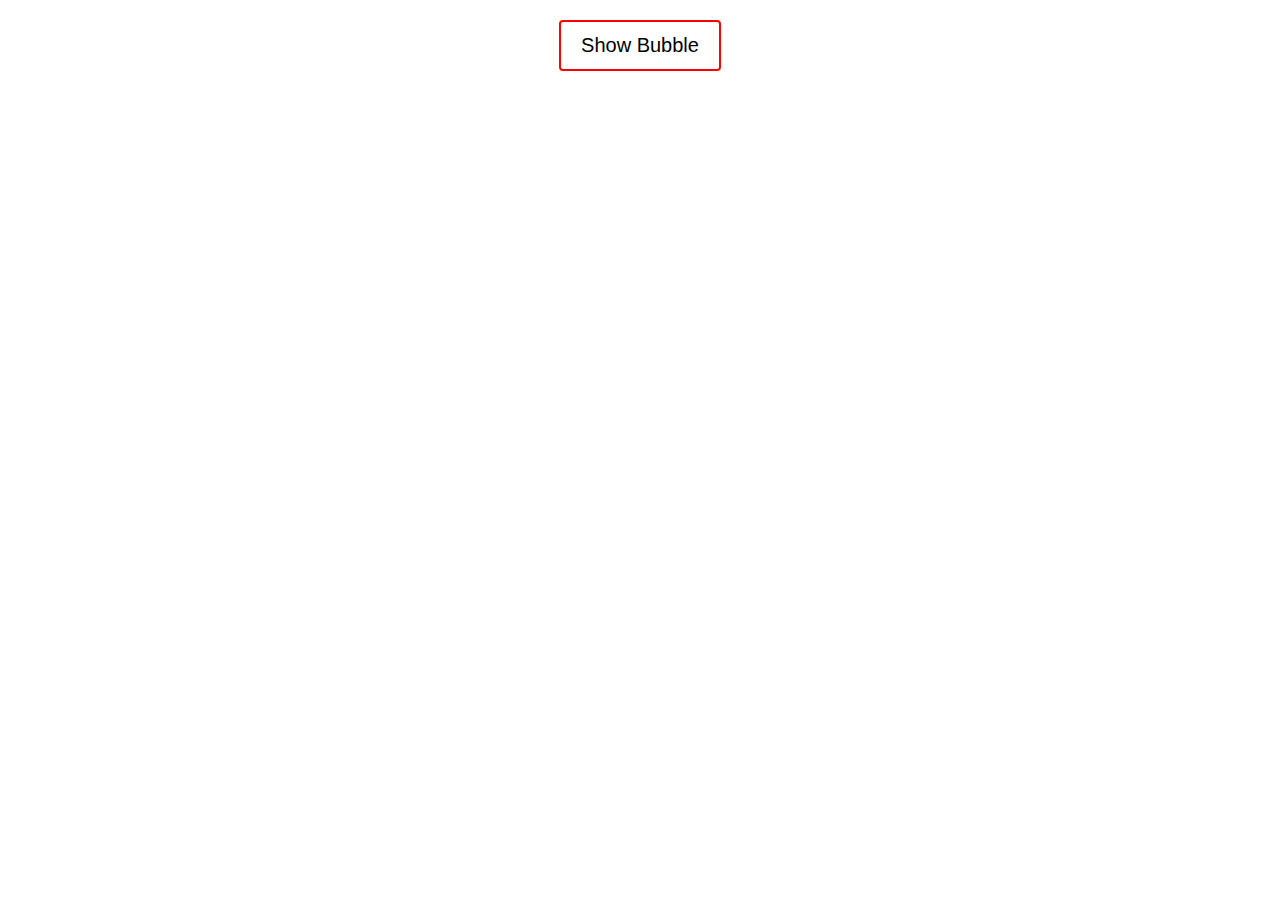
<file: JS assignments/js-ballon-assign/index.html>
<!DOCTYPE html>
<html lang="en">
<head>
    <meta charset="UTF-8">
    <meta http-equiv="X-UA-Compatible" content="IE=edge">
    <meta name="viewport" content="width=device-width, initial-scale=1.0">
    <title>Bubble Assignment</title>
    <link rel="stylesheet" href="bubble.css">
</head>
<body>
    <div class="button_box">
        <button class="button">Show Bubble</button>
    </div>
    <div class="bubble_box">

    </div>
    <script src="bubble.js"></script>
</body>
</html>
</file>
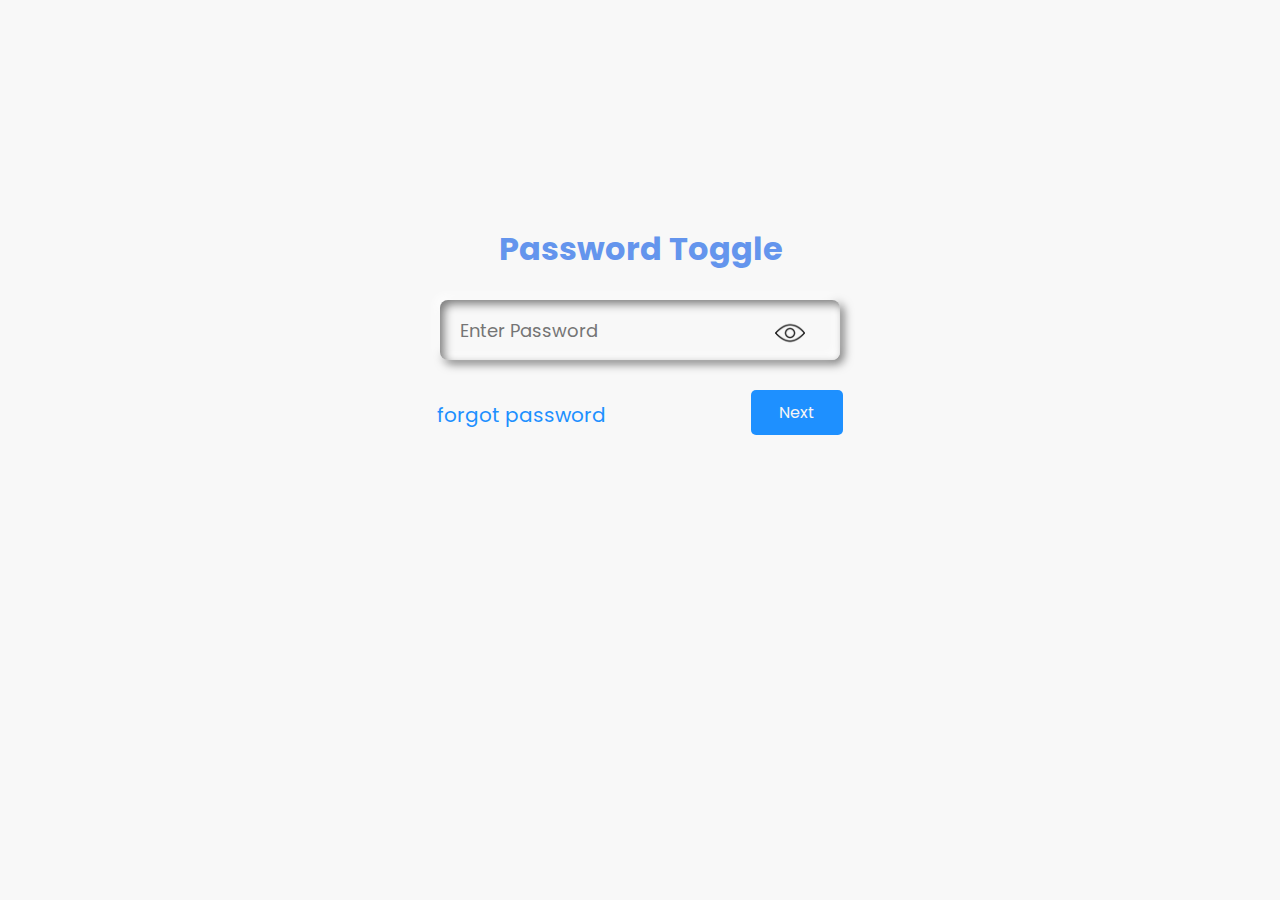
<file: JS assignments/password-toggle/index.html>
<!DOCTYPE html>
<html lang="en">

<head>
    <meta charset="UTF-8" />
    <meta name="viewport" content="width=device-width, initial-scale=1.0" />
    <title>Toggle Password Visibility</title>
    <link rel="stylesheet" href="style.css">
</head>

<body>
    <h1>Password Toggle</h1>
 <div class="container">
   <div class="inputBox">
    <input type="password" name="" placeholder="Enter Password" id="password">
    <div id="toggle" ></div>
   </div>
 </div>

 <div class="other">
     <p class="forgot">forgot password</p>
     <button class="next">Next</button>
 </div>
</body>
 <script src="script.js"></script>
</html>
</file>
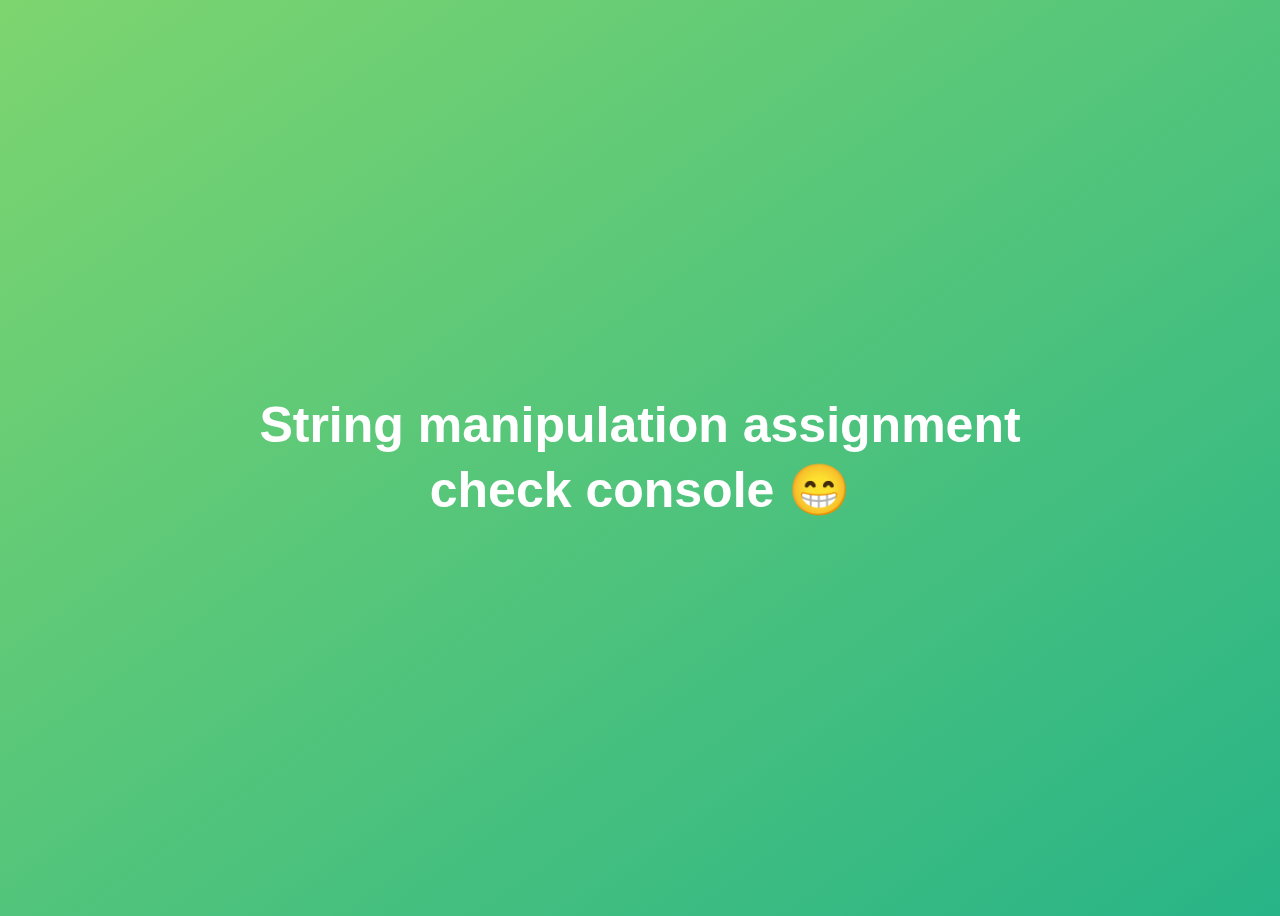
<file: JS assignments/string-manipulation/index.html>
<!DOCTYPE html>
<html lang="en">
  <head>
    <meta charset="UTF-8" />
    <meta name="viewport" content="width=device-width, initial-scale=1.0" />
    <meta http-equiv="X-UA-Compatible" content="ie=edge" />
    <title>JavaScript Fundamentals – Part 1</title>
    <style>
      body {
        height: 100vh;
        display: flex;
        align-items: center;
        background: linear-gradient(to top left, #28b487, #7dd56f);
      }
      h1 {
        font-family: sans-serif;
        font-size: 50px;
        line-height: 1.3;
        width: 100%;
        padding: 30px;
        text-align: center;
        color: white;
      }
    </style>
 
  </head>
  <body>
    <h1>String manipulation assignment <br>
    check console 😁</h1> 


    <script src="script.js"></script>
  </body>
</html>
</file>
<file: design-final-assignment/style.css>
* {
  margin: 0;
  padding: 0;
}

ul {
  list-style: none;
}

body {
  font-size: 16px;
  font-style: normal;
  box-sizing: border-box;
  background-color: #FAFAFA;
  font-family: Montserrat;
}

.header {
  background: rgba(0, 0, 0, 0.5) url("images/header.png.jpg");
  background-blend-mode: darken;
  height: 793px;
  padding: 30px;
  
  background-repeat: no-repeat;
  background-size: cover;
  color: #ffffff;
  position: relative;
}

.navbar {
  display: flex;
  align-items: center;
  justify-content: space-around;
}

.mobile-nav{
  display: none;
}

.menu {
  display: inline-flex;
}

.menu__item {
  padding: 0 21px;
  font-weight: 600;
  line-height: 24px;
  text-align: center;
  letter-spacing: 0.2px;
}

.entry {
  display: inline-flex;
  align-items: center;
}

.login {
  margin-right: 45px;
  font-weight: bold;
  line-height: 22px;
  text-align: right;
  letter-spacing: 0.2px;
}

.signup {
  background: #23a6f0;
  border-radius: 5px;
  padding: 15px 25px;
  border: none;
  color: white;
  font-family: Montserrat;
}

.signup__text {
  font-weight: bold;
  line-height: 22px;
  letter-spacing: 0.2px;
  margin-right: 15px;
}

.content {
  text-align: center;
  margin-top: 167px;
}

.content__primary {
  font-weight: 800;
  font-size: 58px;
  line-height: 80px;
  text-align: center;
  letter-spacing: 0.2px;
  width: 45%;
  margin: 0 auto;
}

.content__secondary {
  margin-top: 40px;
  font-weight: 500;
  font-size: 20px;
  line-height: 30px;
  letter-spacing: 0.2px;
}

.content__buttons {
  margin-top: 40px;
}

.button__quote {
  background: #23a6f0;
  border-radius: 37px;
  padding: 15px 36px;
  border: none;
  color: white;
  font-weight: bold;
  font-size: 14px;
  line-height: 22px;
  letter-spacing: 0.2px;
}

.button__learn {
  border-radius: 37px;
  padding: 15px 36px;
  border: 1px solid #ffffff;
  box-sizing: border-box;
  font-weight: bold;
  font-size: 14px;
  line-height: 22px;
  letter-spacing: 0.2px;
  margin-left: 10px;
  background-color: Transparent;
  color: white;
}

main {
  position: relative;
  background: #fafafa;
}

.header__foot {
  display: flex;
  justify-content: center;
  align-items: center;
  line-height: 20px;
  bottom: -100px;
  margin: 0 auto;
  margin-top: 154px;

}

.card__peace {
  padding: 35px 40px;
  width: 280px;
  height: 150px;
  margin-right: 31px;
  background: #ffffff;
  box-shadow: 0px 13px 19px rgba(0, 0, 0, 0.07);
}
.h3__class {
  
  font-weight: bold;
  font-size: 24px;
  line-height: 32px;
  margin-top: 10.86px;
  color: #252B42;
}

.common__para {
  
  font-style: normal;
  font-weight: 500;
  font-size: 14px;
  line-height: 20px;
  letter-spacing: 0.2px;
  color: #737373;
  margin-top: 10px;
}

.diff__color{
  background: #23A6F0;
}

.white__color{
  color: #ffffff;
}

/* 3rd section of content */

.peace__content{
  margin-top:204px;
  padding-top: 143px;
  padding-bottom: 100px;
  background:#ffffff;
  display: flex;
  justify-content: center;
  text-align: center;
}

.card__peace__content{
  padding: 35px 40px ;
  width: 280px;
  height: 150px;
  margin-right: 31px;
}

.industry__main{
  text-align: center;
  
  font-style: normal;
  padding-top: 100px;
}
.industry__content{
  font-weight: bold;
  font-size: 40px;
  line-height: 57px;
  letter-spacing: 0.2px;
  color: #252B42;
}
.industry__secondary{
  font-weight: 500;
  font-size: 14px;
  line-height: 20px;
  letter-spacing: 0.2px;
  color: #737373;
  padding-bottom: 80px;
}

.review__section{
  display: flex;
  justify-content: center;
  align-items: center;
  line-height: 20px;
  padding-bottom: 196px;

}
.review__one{
  padding: 40px 35px;
  width: 297px;
  background: #FFFFFF;
  border: 1px solid #DEDEDE;
  box-sizing: border-box;
  border-radius: 5px;
  margin-left: 61px;
  text-align: center;

}
.review__content{
  padding-top: 30px;
  padding-bottom: 16px;
  
  font-style: normal;
  font-weight: 500;
  font-size: 14px;
  line-height: 20px;
  letter-spacing: 0.2px;
  color: #737373;
}
.client__logos{
  display: flex;
  justify-content:space-around;
  margin-bottom: 80px;
  padding:0px 355px;
}
 
.logos__individuals{
  /* margin-left: 85px; */
  line-height:20px
}

.subscription{
  width: 1048px;
  height: 124px;
  background: linear-gradient(270deg, #D71489 -1.04%, #004788 100%);
  border-radius: 2px;
  margin: auto;
  margin-bottom: 20px;
  display:flex;
  justify-content: space-between;
}

.subscription__content{
  
  font-style: normal;
  font-weight: bold;
  font-size: 24px;
  line-height: 32px;
  letter-spacing: 0.1px;
  color: #FFFFFF;
  padding:30px 50px;
}

.subscription__email{
  width:450px;
  height:58px;
  background: #F9F9F9;
  border: 1px solid #E6E6E6;
  box-sizing: border-box;
  border-radius: 5px;
  margin: 33px 50px;
  display: flex;
  justify-content: space-between;
}

.email{
  
  font-style: normal;
  font-weight: normal;
  font-size: 14px;
  line-height: 28px;
  letter-spacing: 0.2px;
  color: #737373;
  padding: 15px 20px;
}

.subscribe{
  width:117px;
  height:58px;
  background: #23A6F0;
  border: 1px solid #E6E6E6;
  box-sizing: border-box;
  border-radius: 0px 5px 5px 0px;
}
.p{
  
  font-style: normal;
  font-weight: normal;
  font-size: 14px;
  line-height: 28px;
  text-align: center;
  letter-spacing: 0.2px;
  color: #FFFFFF;
  padding:15px 22.5px;
}

.branches__section{
  display: flex;
  justify-content: space-between;
  width:auto;
  height:807px;
  background: #252B42;
}

.branches__content{
  
  font-style: normal;
  letter-spacing: 0.2px;
  color: #FFFFFF;
  padding:100px 196px;
  letter-spacing: 0.2px;
}

.brances__content--main{
  font-weight: bold;
  font-size: 40px;
  line-height: 57px;
  margin-bottom: 20px;
}

.branches__content--secondary{
  font-size: 14px;
  line-height: 20px;
}

.branches__image{
  margin-top:130px;
  margin-right: 197px;

}
.appointment__section{
  width:877px;
  height:610px;
  display: flex;
  background: #FFFFFF;
  margin: 333px;
  position: relative;
  margin-top: -300px;
  margin-bottom: 134px;
  margin: 0 auto;
  margin-top: -300px;
}
.appointment__form--header{
  width:610px;
  margin-top: 40px;
  
  text-align: center;
  font-weight: bold;
  font-size: 24px;
  line-height: 32px;
  letter-spacing: 0.1px;
  color: #252B42;
  margin-bottom: 40px;
}

.appointment__form--content{
  width: 510px;
  height: 458px;
  margin-left: 51px;
}

label{

font-weight: 600;
font-size: 14px;
line-height: 24px;
letter-spacing: 0.2px;
color: #252B42;
margin-bottom: 10px;
}

.col-75{
  margin-top: 10px;
  width: 100%;
  padding: 12px;
  background: #F9F9F9;
  border: 1px solid #E6E6E6;
  box-sizing: border-box;
  border-radius: 5px;
  
  font-weight: normal;
  font-size: 14px;
  line-height: 28px;
  letter-spacing: 0.2px;
  color: #737373;
  margin-bottom: 10px;
}

.btn__submit{
  margin-top: 40px;
  height: 52px;
  background: #23A6F0;
  border-radius: 5px;

}

.btn__submit--content{
  
  font-style: normal;
  font-weight: bold;
  font-size: 14px;
  line-height: 22px;
  text-align: center;
  letter-spacing: 0.2px;
  color: #FFFFFF;
  padding-top: 15px;
}

.input__img{
  margin-left: 300px;
}

.input__img1{
  margin-left: 353px;
}

.cnt{
  height: 142px;
  display: flex;
  font-style: normal;
  margin-top: 80px;
  align-items: center;
  justify-content: center;
}

.cnt-content{
  padding-top: 40px;

}

.cnt__heading{
  font-weight: bold;
  font-size: 24px;
  line-height: 32px;
  letter-spacing: 0.1px;
  color: #252B42;
  margin-bottom: 10px;
}

.cnt__secondary{
  font-weight: 500;
  font-size: 14px;
  line-height: 20px;
  letter-spacing: 0.2px;
  color: #737373;
}

.cnt-btn{
  padding-top: 45px;
  padding-left: 500px; 
}

.cnt-btn__cont{
  width:160px;
  height:52px;
  background: #23A6F0;
  border-radius: 5px;
}

.cnt-btn-content{
  font-weight: bold;
  font-size: 14px;
  line-height: 22px;
  text-align: center;
  letter-spacing: 0.2px;
  color: #FFFFFF;
  padding-top: 15px;
}

footer{
  height:272px;
  background-color: #ffffff;
  
  font-style: normal;
  line-height: 24px;
  letter-spacing: 0.2px;
  font-weight: 600;
  font-size: 14px;
  color: #737373;
}

.footer-content{
  display: flex;
  padding-top: 50px;
  justify-content: center;
    align-items: center;
}

.heading{
  font-weight: bold;
  font-size: 16px;
  color: #252B42;
  margin-bottom: 20px;
}

.company{
  padding-bottom: 20px;
}
.legal{
  margin-left: 100px;
}
.features{
  margin-left:120px;
}
.resources{
  margin-left: 100px;
}

.touch{
  margin-left: 100px;
}
.call{
  display: flex;
}

.last{
  display: flex;
  font-style: normal;
  justify-content: center;
  font-weight: 600;
  font-size: 14px;
  line-height: 24px;
  letter-spacing: 0.2px;
  color: #737373;
}

.last__content{
  padding-top: 15px;
  padding-right:600px;
}
.last__icons{
  padding-top: 15px;
  display: flex;
  padding-right:15px;
}
.space{
  padding-right: 22px;
}
.hidden{
  display: none;
}
.imgg{
    height: 20px;
    margin-bottom: 20px;
    margin-right: 10px;
}
</file>
<file: design-final-assignment/responsive.css>
@media only screen and (max-width: 600px) {

    body{
        overflow-x: hidden;
    }
  .content__primary {
    font-size: 32px;
    line-height: 50px;
    width: 80%;
  }

  .navbar {
    display: none;
  }

  .mobile-nav {
    display: block;
    display: flex;
    padding: 30px;
    justify-content: space-between;
    background-color: #ffffff;
    color: black;
    font-weight: bold;
  }

  .icon {
    display: flex;
  }

  .icon-nav {
    margin-right: 10px;
  }

  .content__buttons {
    display: flex;
    flex-direction: column;
    align-items: center;
  }
  .button__quote,
  .button__learn {
    margin-bottom: 25px;
    width: 60%;
  }

  .header {
    height: auto;
    padding: 0px;
   
  }

  .header__foot {
    flex-direction: column;
    margin-top: 70px;
    margin-bottom: 50px;
  }

  .card__peace {
    margin-right: 0;
    margin-bottom: 30px;
  }

  .peace__content {
    flex-direction: column;
    padding-top: 66px;
    margin-top: 0;
  }

  .card__peace__content {
    width: auto;
    height: auto;
    margin-right: 0;
  }

  .industry__main {
    padding-top: 45px;
  }

  .industry__secondary {
    padding: 45px 24px;
  }

  .review__section {
    flex-direction: column;
    padding-bottom: 100px;
  }

  .review__one {
    margin: 0 auto;
    margin-bottom: 30px;
  }

  .client__logos {
    flex-direction: column;
    padding: 0;
    align-items: center;
  }

  .logos__individuals {
    margin-bottom: 40px;
  }

  .subscription {
    width: auto;
    height: auto;
    margin-bottom: 0;
    flex-direction: column;
  }

  .subscription__content {
    text-align: center;
    padding: 30px;
    padding-bottom: 0;
  }

  .subscription__email {
    width: auto;
    height: auto;
  }

  .branches__section {
    height: auto;
    display: flex;
    flex-direction: column;
  }

  .branches__content {
    padding: 60px 35px;
  }

  .branches__image {
    margin: 0 auto;
    text-align: center;
    padding-bottom: 30px;
  }

  .branches__image > img {
    height: 50%;
    width: 50%;
  }

  .cnt {
    height: auto;
    display: flex;
    text-align: center;
    flex-direction: column;
    margin-bottom: 60px;
  }

  .cnt-content {
    padding: 0 80px;
    margin-bottom: 50px;
  }

  .cnt-btn {
    padding: 0;
  }

  .footer-content {
    height: auto;
    display: flex;
    flex-direction: column;
    align-items: flex-start;
    padding-left: 40px;
    background-color: white;
  }

  .footer-content > div {
    margin-bottom: 30px;
  }

  .legal {
    margin-left: 0;
    margin-bottom: 20px;
  }

  .features {
    margin-left: 0;
  }

  .resources {
    margin-left: 0;
  }

  .touch {
    margin-left: 0;
  }

  .last {
    flex-direction: column;
    align-items: center;
  }

  .last__content {
    margin: 0;
    padding-right: 0;
    width: 65%;
  }

  .last__icons {
    margin-top: 20px;
    padding-bottom: 30px;
  }

  /* appointment  */
  .appointment__section {
    display: flex;
    background: #ffffff;
    margin: 333px;
    margin-top: -300px;
    margin-bottom: 134px;
    margin: 0 auto;
    flex-direction: column;
    width: auto;
    height: auto;
  }

  .appointment__img > img {
    height: 340px;
    object-fit: cover;
    object-position: top;
    width: 100%;
  }

  .appointment__form--header {
    width: auto;
  }

  .appointment__form--content {
    margin-left: 0;
    padding-left: 30px;
    height: auto;
  }

  .col-75 {
    width: 66%;
  }

  .input__img,
  .input__img1 {
    margin-left: 0;
  }

  .btn__submit {
    width: 66%;
    margin-bottom: 30px;
  }
  .hidden{
      display: block;
  }
}
</file>
<file: landing-page/header.css>
body {
	margin: 0;
	padding: 0;
	font-size: 16px;
	overflow-x: hidden;
	font-style: normal;
	background-color: white;
	box-sizing: border-box;
	font-family: "Playfair Display", serif;
}

/* header start  */

.header {
	display: inline-flex;
	flex-wrap: nowrap;
	width: 100vw;
	height: 150px;
	align-items: center;
	justify-content: space-around;
	border-bottom: 1px solid #334756;
	transform: rotate(-0.2deg);
}
.logo {
	font-weight: bold;
	font-size: 32px;
	line-height: 43px;
	color: #000000;
}

.hamburger{
	display: none;
}

.menu {
	display: flex;
	justify-content: space-around;
}
.menu__item {
	font-family: Lato;
	font-weight: 300;
	line-height: 19px;
	color: #334756;
	text-decoration: none;
	margin: 0 30px;
}

.menu__img {
	margin-left: 12px;
}

.menu__item--bold,
.button__login--bold {
	font-weight: bold;
}

.button__login {
	text-decoration: none;
	color: #334756;
	position: relative;
}

.button__img {
	position: absolute;
	top: -5px;
	left: 50px;
}

.main_div {
	height: 50vh;
	width: 50vh;
	border: 2px solid red;
	position: relative;
}

.inside_div {
	border: 1px solid black;
	padding: 10px;
	display: inline-block;
	position: absolute;
	bottom: 20px;
	right: 20px;
}

/* header end  */

/* hero start  */

.hero {
	display: inline-flex;
	flex-wrap: nowrap;
	align-items: center;
	padding: 82px 90px;
	justify-content: space-between;
}

.hero__right {
	padding-left: 80px;
}

.information__primary {
	font-family: Playfair Display;
	font-weight: bold;
	font-size: 40px;
	line-height: 53px;
	text-transform: capitalize;
}

.information__secondary {
	font-family: Lato;
	line-height: 110%;
	color: #667580;
	margin-bottom: 70px;
	width: 70%;
}

.color--secondary {
	color: #ff4c29;
}

.btn__find {
	padding: 13px 43px;
	background: #ff4c29;
	border: none;
	color: white;
}

.btn__contact {
	border-radius: 0px;
	padding: 13px 43px;
	background-color: white;
	border: 1px solid #667580;
	margin-left: 20px;
}

/* hero end  */

/* browse start  */

.browse {
	display: flex;
	flex-direction: column;
	padding: 82px 90px;
}

.browse__head {
	display: inline-flex;
	flex-wrap: nowrap;
	align-items: center;
	justify-content: space-between;
	margin-bottom: 60px;
}

.browse__title {
	font-weight: bold;
	font-size: 32px;
	line-height: 43px;
	text-transform: capitalize;
	color: #2c394b;
}

.browse__text {
	font-family: Lato;
	font-style: normal;
	font-weight: normal;
	font-size: 16px;
	line-height: 110%;
	color: #667580;
	width: 37%;
}

.browse__card {
	display: inline-flex;
	justify-content: space-between;
}

.card__top {
	height: 201px;
}

.card__bottom {
	font-family: Lato;
	font-size: 16px;
	line-height: 140%;
	color: #ffffff;
	padding: 21px 30px;
	background: #2c394b;
	display: flex;
	justify-content: space-between;
}

.card__text,
.card__account {
	display: inline-block;
}

.card__number {
	padding-left: 5px;
}

.card__middle {
	width: 355px;
	background: #2c394b;
}

.card__middle__top {
	display: flex;
	flex-direction: column;
	justify-content: center;
	padding: 0 32px;
}

.card__desc {
	display: inline-flex;
	font-family: Lato;
	font-size: 16px;
	line-height: 140%;
	color: #efefef;
	justify-content: space-between;
}

.card__content {
	font-family: Lato;
	font-size: 12px;
	line-height: 110%;
	text-align: center;
	color: #c2c2c2;
	padding-top: 30px;
}

.card__middle__bottom {
	background: #ff4c29;
	padding: 22px 30px;
	justify-content: space-evenly;
}

/* browse end  */

/* facilities start  */
.facilities {
	display: flex;
	flex-direction: row;
	justify-content: space-between;
	padding: 82px 90px;
}

.facilities__head {
	width: 70%;
	font-family: Lora;
	font-weight: bold;
	font-size: 32px;
	line-height: 41px;
	text-transform: capitalize;
	color: #334756;
}

.facilities__list {
	padding-left: 0;
	margin-top: 60px;
	display: flex;
	flex-direction: column;
}

.facilities__list li {
	font-family: Lato;
	font-style: normal;
	font-size: 20px;
	line-height: 120%;
	margin: 0 10px;
	list-style: none;
	width: fit-content;
	padding: 14px 24px;
}

.facilities__list li:hover {
	color: white;
	background: #ff4c29;
}

.facilities__paragraph {
	font-family: Lato;
	font-size: 16px;
	line-height: 110%;
	color: #667580;
	margin-top: 30px;
	margin-bottom: 50px;
	width: 65%;
}

/* facilities end  */

/* map start  */

.map {
	display: flex;
	flex-direction: row;
	justify-content: space-between;
	padding: 82px 90px;
	background: #f7f7f7;
}

.map__right {
	width: 30%;
	display: flex;
	flex-direction: column;
}

.map__head {
	font-family: Lora;
	font-weight: bold;
	font-size: 32px;
	line-height: 41px;
	text-transform: capitalize;
	color: #334756;
}

.map__body {
	font-family: Lato;
	font-size: 16px;
	line-height: 110%;
	color: #667580;
	padding-right: 30px;
}

.map__bottom {
	margin-top: 60px;
}

.map__link {
	text-decoration: none;
	font-size: 18px;
	line-height: 120%;
	color: #086de0;
}

.map__icon {
	margin-left: 16px;
}

/* map end  */

/* customer start  */

.customer {
	display: flex;
	flex-direction: column;
	justify-content: space-between;
	padding: 82px 90px;
}

.customer__title {
	font-family: Lora;
	font-weight: bold;
	font-size: 32px;
	line-height: 41px;
	text-transform: capitalize;
	color: #334756;
}

.customer__box {
	display: inline-flex;
	justify-content: space-between;
}

.customer__card {
	display: flex;
	width: 325px;
	padding: 42px 34px;
	background: #334756;
	flex-direction: column;
	justify-content: space-between;
}

.customer__say {
	font-family: Lato;
	font-size: 16px;
	line-height: 140%;
	color: #ffffff;
	padding-top: 18px;
	padding-bottom: 65px;
	background-repeat: no-repeat;
	background-image: url(img/icon/customer.png);
}

.customer__detail {
	display: inline-flex;
}

.customer__info {
	font-family: Lato;
	font-style: normal;
	color: #ffffff;
	padding-left: 16px;
}

.customer__info .name {
	font-style: normal;
	font-weight: bold;
	font-size: 16px;
	line-height: 140%;
}

.customer__info .designation {
	font-weight: 300;
	font-size: 12px;
	line-height: 140%;
	color: #c2c2c2;
}

.mobile__swipe{
	display: none;
}

/* customer end  */

/* trust start  */

.trust {
	display: flex;
	flex-direction: column;
	justify-content: space-between;
	padding: 82px 90px;
	text-align: center;
}

.trust__head {
	display: flex;
	flex-direction: column;
	align-items: center;
}

.trust__primary {
	font-family: Playfair Display;
	font-weight: bold;
	font-size: 40px;
	line-height: 53px;
	margin-bottom: 0;
	text-transform: capitalize;
	color: #334756;
}

.trust__secondary {
	width: 50%;
	font-size: 16px;
	line-height: 110%;
	text-align: center;
	color: #667580;
	font-family: Lato;
	font-weight: normal;
}

.trust__logos {
	display: flex;
	margin-top: 80px;
	justify-content: space-around;
}
/* trust end  */

/* work start   */

/* work end   */
.work {
	display: flex;
	flex-direction: column;
	justify-content: space-between;
	padding: 0 82px 0 90px;
}

.work__box {
	display: flex;
	flex-wrap: wrap;
	justify-content: space-between;
}

.work__text {
	font-family: Playfair Display;
	font-weight: bold;
	font-size: 40px;
	line-height: 53px;
	text-transform: capitalize;
}

.work__card {
	display: flex;
	flex-direction: column;
	width: 360px;
	box-shadow: 0px 4px 20px rgba(0, 0, 0, 0.1);
	flex: 0 0 360px;
	margin-bottom: 60px;
}

.work__title {
	font-family: Lato;
	font-weight: bold;
	font-size: 18px;
	line-height: 120%;
	color: #334756;
	padding: 20px;
	width: 75%;
	padding-bottom: 5px;
}

.work__author {
	font-family: Lato;
	font-weight: 300;
	font-size: 10px;
	line-height: 140%;
	color: #2c394b;
	padding: 0 0 20px 20px;
}

/* work end  */

/* footer start  */
.footer {
	padding: 82px 90px;
	background: #f7f7f7;
}

.footer__col {
	display: flex;
	flex-direction: row;
	justify-content: space-between;
}

.footer__list {
	list-style-type: none;
}

.footer__logo {
	font-family: Playfair Display;
	font-size: 48px;
	line-height: 110%;
	color: #000000;
	padding-bottom: 24px;
}

.footer__item {
	font-family: Lato;
	font-size: 15px;
	line-height: 140%;
	color: #334756;
	padding-bottom: 24px;
}
.phone__number {
	line-height: 140%;
	color: #000000;
	margin-left: 12px;
}

.footer__head {
	font-family: Lato;
	font-weight: bold;
	font-size: 20px;
	line-height: 120%;
	color: #334756;
	padding-bottom: 24px;
}

.footer__location {
	font-family: Lato;
	font-weight: bold;
	font-size: 16px;
	line-height: 19px;
	color: #334756;
	margin-top: 54px;
}

.footer__location span {
	margin-left: 18px;
}

.footer__item span {
	margin-right: 10px;
}

.fb__icon>img{
	height:22px;
	width:22px;
}

.twitter__icon,
.insta__icon {
	display: inline-block;
	width: 22px;
	height: 22px;
	text-align: center;
	background: black;
	line-height: 1.6;
	border-radius: 50px;
}

.footer__creator {
	margin-top: 60px;
	text-align: center;
}

.creator {
	font-family: Lato;
	font-weight: 300;
	font-size: 16px;
	line-height: 140%;
	color: #667580;
	padding-top: 10px;
}

.hr {
	width: 50%;
}

.bold {
	font-weight: bold;
	color: black;
}

/* footer end  */
</file>
<file: landing-page/responsive.css>
/* for mobile phones  */
@media (max-width: 575.98px) {
	/* header  */
	.header {
		height: 95px;
		border: none;
		display: flex;
		justify-content: left;
		margin-left: 20px;
	}

    .logo{
        margin-left: 85px;
    }
	.menu,
	.button {
		display: none;
	}

	.hamburger {
		display: block;
	}

	/* main  */
	.hero {
		padding: 0;
		display: flex;
		flex-direction: column;
	}

	.hero__img > img {
		width: 100vw;
	}

	.hero__right {
		padding-left: 0;
	}

	.information__primary {
		font-size: 27px;
		line-height: 36px;
		margin-bottom: 0;
		padding: 20px;
	}

	.information__secondary {
		font-size: 16px;
		line-height: 160%;
		padding: 0 20px;
		width: 100%;
		margin-top: 0;
		margin-bottom: 20px;
	}

	.information__buttons {
		display: flex;
		flex-direction: column;
		padding: 20px;
	}

	.btn__find {
		margin-bottom: 20px;
	}

	.btn__find,
	.btn__contact {
		padding: 16px 43px;
		margin-left: 0;
		font-size: 16px;
	}

	.browse {
		background: #f6f6f6;
		padding: 20px 32px;
	}

	.browse__head {
		display: flex;
		flex-direction: column;
		align-items: flex-start;
		margin-bottom: 20px;
	}

	.browse__title {
		margin-bottom: 12px;
		font-size: 27px;
		line-height: 36px;
	}

	.browse__text {
		width: 100%;
		line-height: 160%;
	}

	.browse__card {
		display: flex;
		flex-direction: column;
	}

	.browse__card .card {
		margin-bottom: 30px;
	}

	.card__top > img {
		width: 350px;
		height: 202px;
	}

	.facilities {
		flex-direction: column;
		padding: 20px;
	}

	.facilities__head {
		width: 100%;
		font-size: 27px;
		line-height: 36px;
	}

	.facilities__list {
		margin-top: 0;
		align-items: center;
	}

	.facilities__list li:nth-child(3) {
		padding: 14px 24px;
		color: white;
		width: 70%;
		text-align: center;
		background: #ff4c29;
	}

	.facilities__paragraph {
		width: 100%;
		line-height: 160%;
		margin: 20px 0;
	}
	.facilities__img {
		display: none;
	}

	.map {
		flex-flow: column-reverse;
		padding: 20px;
	}

	.map__img > img {
		width: 100%;
	}

	.map__right {
		width: 100%;
	}

	.map__body {
		margin: 0;
		line-height: 160%;
	}

	.map__bottom {
		margin: 40px 0;
	}

	.customer {
		padding: 0;
		padding: 20px;
	}

	.mobile__swipe {
		display: block;
		font-size: 18px;
		line-height: 120%;
		color: #086de0;
		margin-top: 20px;
	}

	.swipe-right {
		margin-left: 20px;
	}

	.customer__box {
		overflow-x: auto;
	}

	.customer__card {
		display: block;
	}

	.trust {
		padding: 20px;
		text-align: left;
		background: #f6f6f6;
	}

	.trust__primary {
		font-size: 27px;
		line-height: 36px;
		line-height: 160%;
	}

	.trust__secondary {
		font-size: 16px;
		line-height: 160%;
		width: 100%;
		text-align: left;
	}

	.trust__logos {
		margin-top: 20px;
		flex-direction: column;
		align-items: center;
	}

	.trust__logos img {
		height: 30px;
		width: 134px;
		margin-bottom: 30px;
	}

	.work {
		padding: 20px;
	}

	.work__text {
		font-size: 27px;
		line-height: 36px;
		width: 60%;
	}

	.footer {
		padding: 20px;
	}

	.footer__col {
		flex-direction: column;
	}

	.mobile--hide {
		display: none;
	}

	.footer__head {
		display: none;
	}

	.footer__creator {
		margin: 0;
	}

	.hr {
		width: 100%;
	}
}
</file>
<file: JS assignments/expense-tracker/style.css>
* {
    margin: 0;
    padding: 0;
    box-sizing: inherit;
}

:root {
    --box-shadow: 0 1px 3px rgba(0, 0, 0, 0.12), 0 1px 2px rgba(0, 0, 0, 0.24);
}

body {
    font-size: 62.5%;
    box-sizing: border-box;
}

.container {
    width: 450px;
    min-height: 100vh;
    display: flex;
    margin: 0 auto;
    font-size: 1.6rem;
    text-align: center;
    flex-direction: column;
    justify-content: center;
}

.title {
    margin: 2rem 0;
    font-size: 2.4rem;
}

.balance {
    text-transform: uppercase;
}

.balance__text {
    font-size: 1.6rem;
}

.balance__text+div {
    font-size: 1.6rem;
    font-weight: 600;
}

.balance-amount {
    margin: 2rem 0;
    text-align: left;
}

.balance-card {
    display: flex;
    margin-bottom: 2rem;
    flex-direction: row;
    justify-content: center;
}

.card {
    width: 100%;
    display: flex;
    box-shadow: var(--box-shadow);
}

.balance__income {
    margin: 2rem 2rem 2rem 4rem;
    padding-right: 2rem;
    border-right: 1px solid hsl(0, 5%, 76%);
}

.balance__expense {
    margin: 2rem 4rem 2rem 0;
}

.history {
    margin-bottom: 2rem;
}

.main-text{
    display: flex;
    font-size: 1.6rem;
    text-align: left;
    flex-direction: column;
    justify-content: center;
}

.text {
    width: 400px;
    padding-bottom: 1rem;
}

.items {
    list-style: none;
}

.item{
    position: relative;
    margin-bottom: 1rem;
}

.plus{
    border-right: 6px solid green;
}

.minus{
    border-right: 6px solid red;
}

.item > button{
    display: none;
}

.item:hover > button{
    display: block;
}

.history__item {
    display: flex;
    padding: 1rem;
    justify-content: space-between;
    box-shadow: var(--box-shadow);
}

label{
    display: inline-block;
    margin: 1rem 0;
}

input{
    width: 100%;
    padding: 10px;
    display: block;
    font-size: 1.6rem;
    border-radius: 2px;
    border: 1px solid #dedede;
}

input::placeholder{
    font-size: 1.4rem;
}

.delete-btn{
    left: -25px;
    padding: 6px;
    position: absolute;
}

.btn{
    border: 0;
    width: 100%;
    color: #fff;
    padding: 10px;
    display: block;
    cursor: pointer;
    font-size: 1.6rem;
    margin: 10px 0 30px;
    background-color: #9c88ff;
    box-shadow: var(--box-shadow);
}
</file>
<file: JS assignments/form-validation/style.css>
body {
    display: flex;
    align-items: center;
    justify-content: center;
    height: 100vh;
    font-size: 16px;
    background-color: #f9fafb;
}

.form_box {
    width: 400px;
    border-radius: rpx;
    background-color: #ffffff;
    padding: 30px 40px;
    box-shadow: 0 2px 10px rgba(0, 0, 0, 0.3);
}

.title {
    text-align: center;
    margin-top: 0;
    margin-bottom: 20px;
}

.form-control {
    margin-bottom: 12px;
    padding-bottom: 22px;
    position: relative;
}

.label {
    color: #777777;
    margin-bottom: 8px;
}

input {
    border: 2px solid #f0f0f0;
    border-radius: 4px;
    display: block;
    width: 100%;
    padding: 10px;
}

input:focus {
    outline: 0;
    border-color: #777;
}

.form-control small {
    color: #e74c3c;
    position: absolute;
    bottom: 0;
    left: 0;
    visibility: hidden;
}

.button {
    display: block;
    padding: 10px;
    font-size: 16px;
    margin-top: 20px;
    width: 100%;
    cursor: pointer;
    background-color: #3498db;
    border: 2px solid #3498db;
    border-radius: 5px;
    color: #ffffff;
}

.form-control.success input {
    border-color: #2ecc71;
}

.form-control.error input {
    border-color: #e74c3c;
}

.form-control.error small {
    visibility: visible !important;
}
</file>
<file: JS assignments/infinity-loop/style.css>
* {
    margin: 0;
    padding: 0;
    box-sizing: inherit;
}

body {
    display: flex;
    min-height: 100vh;
    align-items: center;
    flex-direction: column;
    box-sizing: border-box;
    justify-content: center;
    background-color: #296CA8;
}

.title {
    text-align: center;
    margin-bottom: 20px;
}

.custom_input {
    width: 60vw;
    padding: 12px;
    font-size: 16px;
    margin: 60px 0;
}

.loader {
    opacity: 0;
    bottom: 50px;
    display: flex;
    position: fixed;
    transition: opacity 0.3s ease-in;
}

.laoder .show {
    opacity: 1;
}

.dot {
    margin: 6px;
    width: 10px;
    height: 10px;
    border-radius: 50%;
    background-color: #FFFFFF;
    animation: bounce 0.5s ease-in infinite;
}

.show {
    opacity: 1;
}

.dot:nth-last-of-type(2) {
    animation-delay: 0.1s;
}

.dot:nth-last-of-type(3) {
    animation-delay: 0.2 s;
}

@keyframes bounce {

    0%,
    100% {
        transform: translateY(0);
    }

    50% {
        transform: translateY(-10px);
    }
}

/* post styling  */
.post {
    width: 60vw;
    padding: 20px;
    margin: 40px 0;
    display: flex;
    color: white;
    border-radius: 3px;
    position: relative;
    background-color: #4992d3;
    box-shadow: 0 2px 4px rgba(0, 0, 0, 0.3);
}

.post-title {
    font-size: 1.8rem;
}

.post-body {
    margin: 15px 0 0;
    line-height: 1.3;
}

.post-info {
    margin-left: 20px;
}

.number {
    top: -15px;
    left: -15px;
    width: 30px;
    height: 30px;
    display: flex;
    color: #296ca8;
    border-radius: 50%;
    position: absolute;
    background: #FFFFFF;
    align-items: center;
    justify-content: center;
}
</file>
<file: JS assignments/js-ballon-assign/bubble.css>
.button_box{
    text-align: center;
    margin: 20px auto; 
}

.button{
    font-size: 20px;
    padding: 12px 20px;
    border: 2px solid red;
    background-color: white;
    border-radius: 4px;
}

.button:hover{
    background-color: rgb(241, 235, 235);
}

.bubble_box{
    height: 80vh;
    width: 80vw;
    border: 2px solid gray;
    margin: 30px auto;
    opacity: 0;
    position: relative;
}
</file>
<file: JS assignments/password-toggle/style.css>
@import url('https://fonts.googleapis.com/css?family=Poppins:400,500,600,700,900');

*{
   margin: 0;
   padding: 0;
   font-family: 'Poppins' , sans-serif;
}
body{
    background: #f8f8f8;
}
h1{
    margin-top: 25vh;
    text-align: center;
    color: cornflowerblue;
}
.container{
    margin-top: 3vh;
    display: flex;
    justify-content: center;
    align-items: center; 
}
.inputBox{
    position: relative;
    width: 400px;
    height: 60px;
}

.inputBox input{
    position: absolute;
    top: 0;
    left: 0;
    width: 100%;
    height: 100%;
    border: none;
    background: transparent;
    padding: 0 20px;
    font-size: 18px;
    box-sizing: border-box;
    outline: none;
    border-radius: 8px;
    box-shadow: -4px -4px 10px rgba(255, 255, 255, 1),
                inset 4px 4px 10px rgba(0, 0, 0, 0.5),
                inset -4px -4px 10px rgba(255, 255, 255, 1),
                4px 4px 10px rgba(0, 0, 0, 0.5)
}

.inputBox input ::placeholder{
    color: #ccc;
}

#toggle{
    position: absolute;
    top: 30%;
    right: 20px;
    transform: translate(-50%);
    width: 30px;
    height: 30px;
    background: url(./visibility.png);
    background-size: cover;
    cursor: pointer;
}

#toggle.hide{
    background: url(./hide.png);
    background-size: cover;
}
.other{
    display: flex;
    justify-content: center;
    margin-top: 30px;
}

.forgot{
 font-size: 20px;
 padding-right: 145px;
 color: dodgerblue;
 margin-top:10px;
}

.next{
        background-color:dodgerblue;
        color: black;
        padding: 10px 28px;
        font-size: 16px;
        color:whitesmoke ;
        cursor: pointer;
        border-radius: 5px;
        border-style: none;

}
</file>
